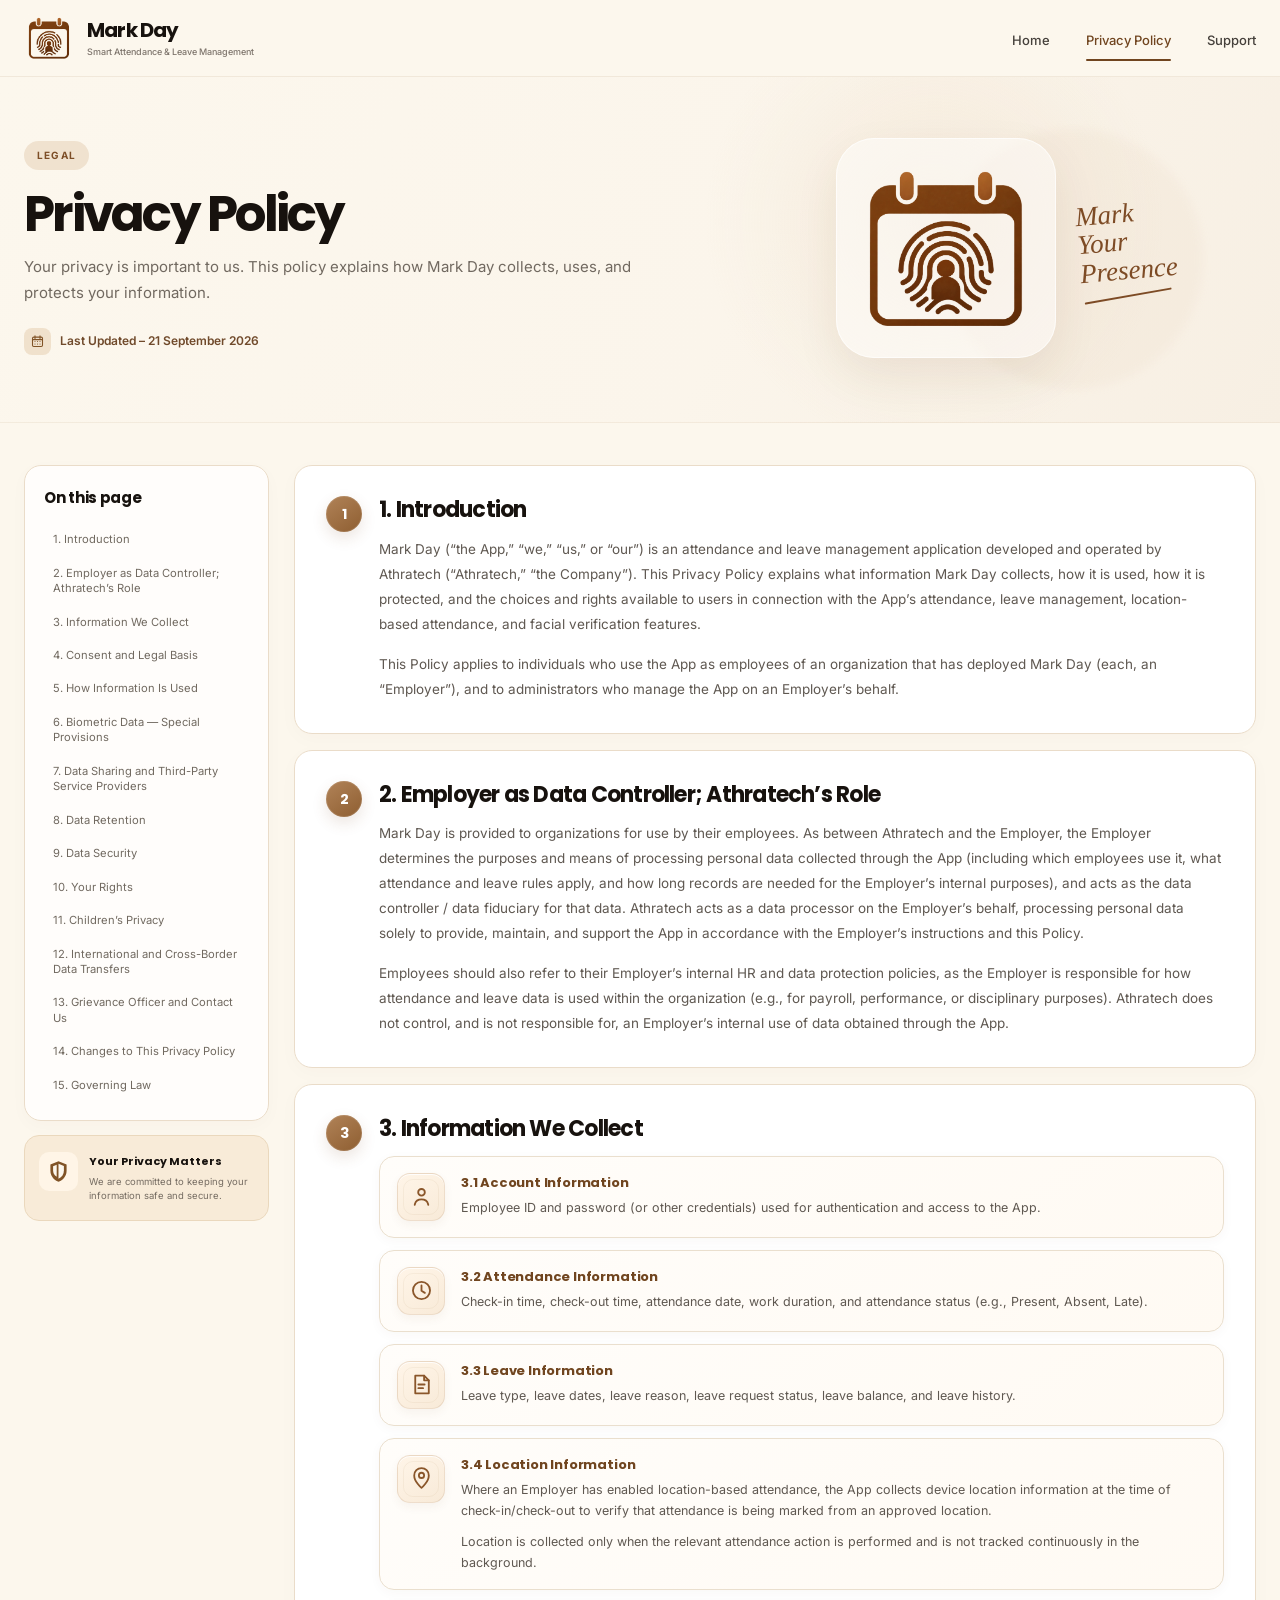
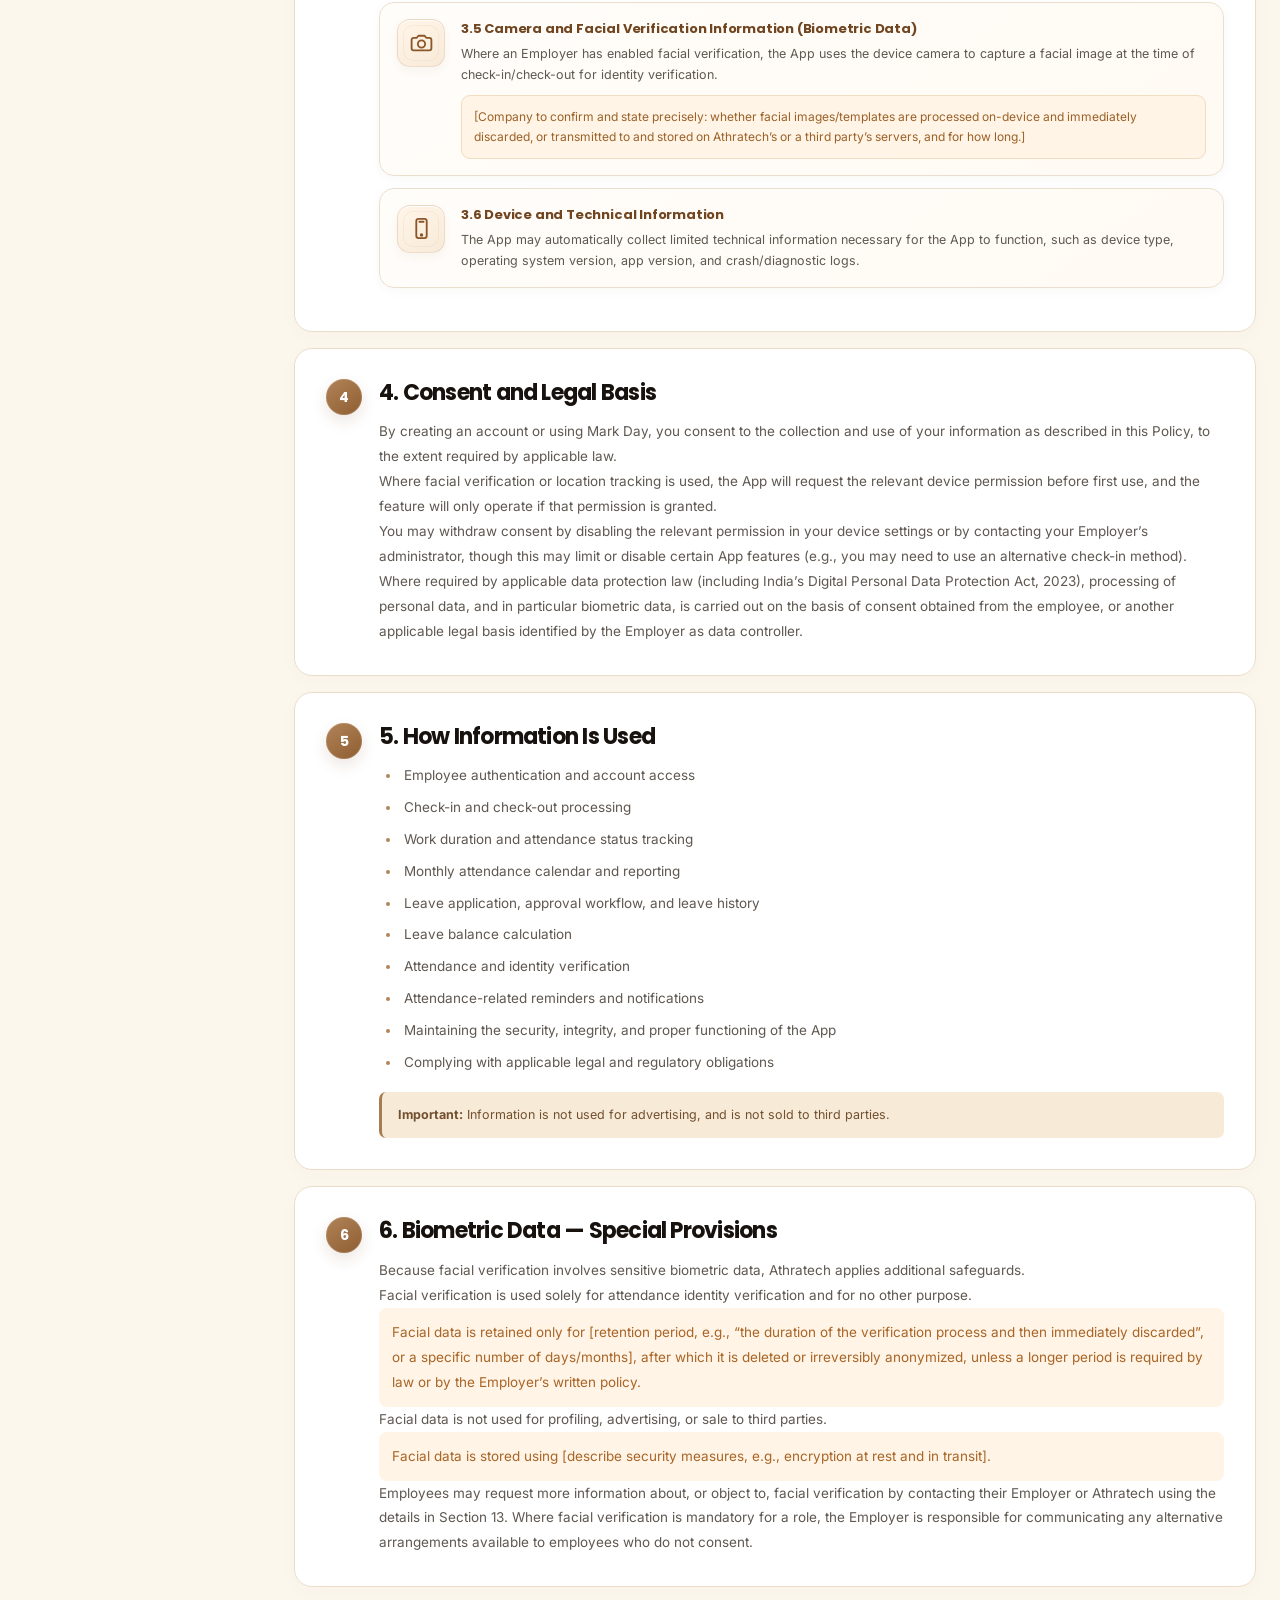
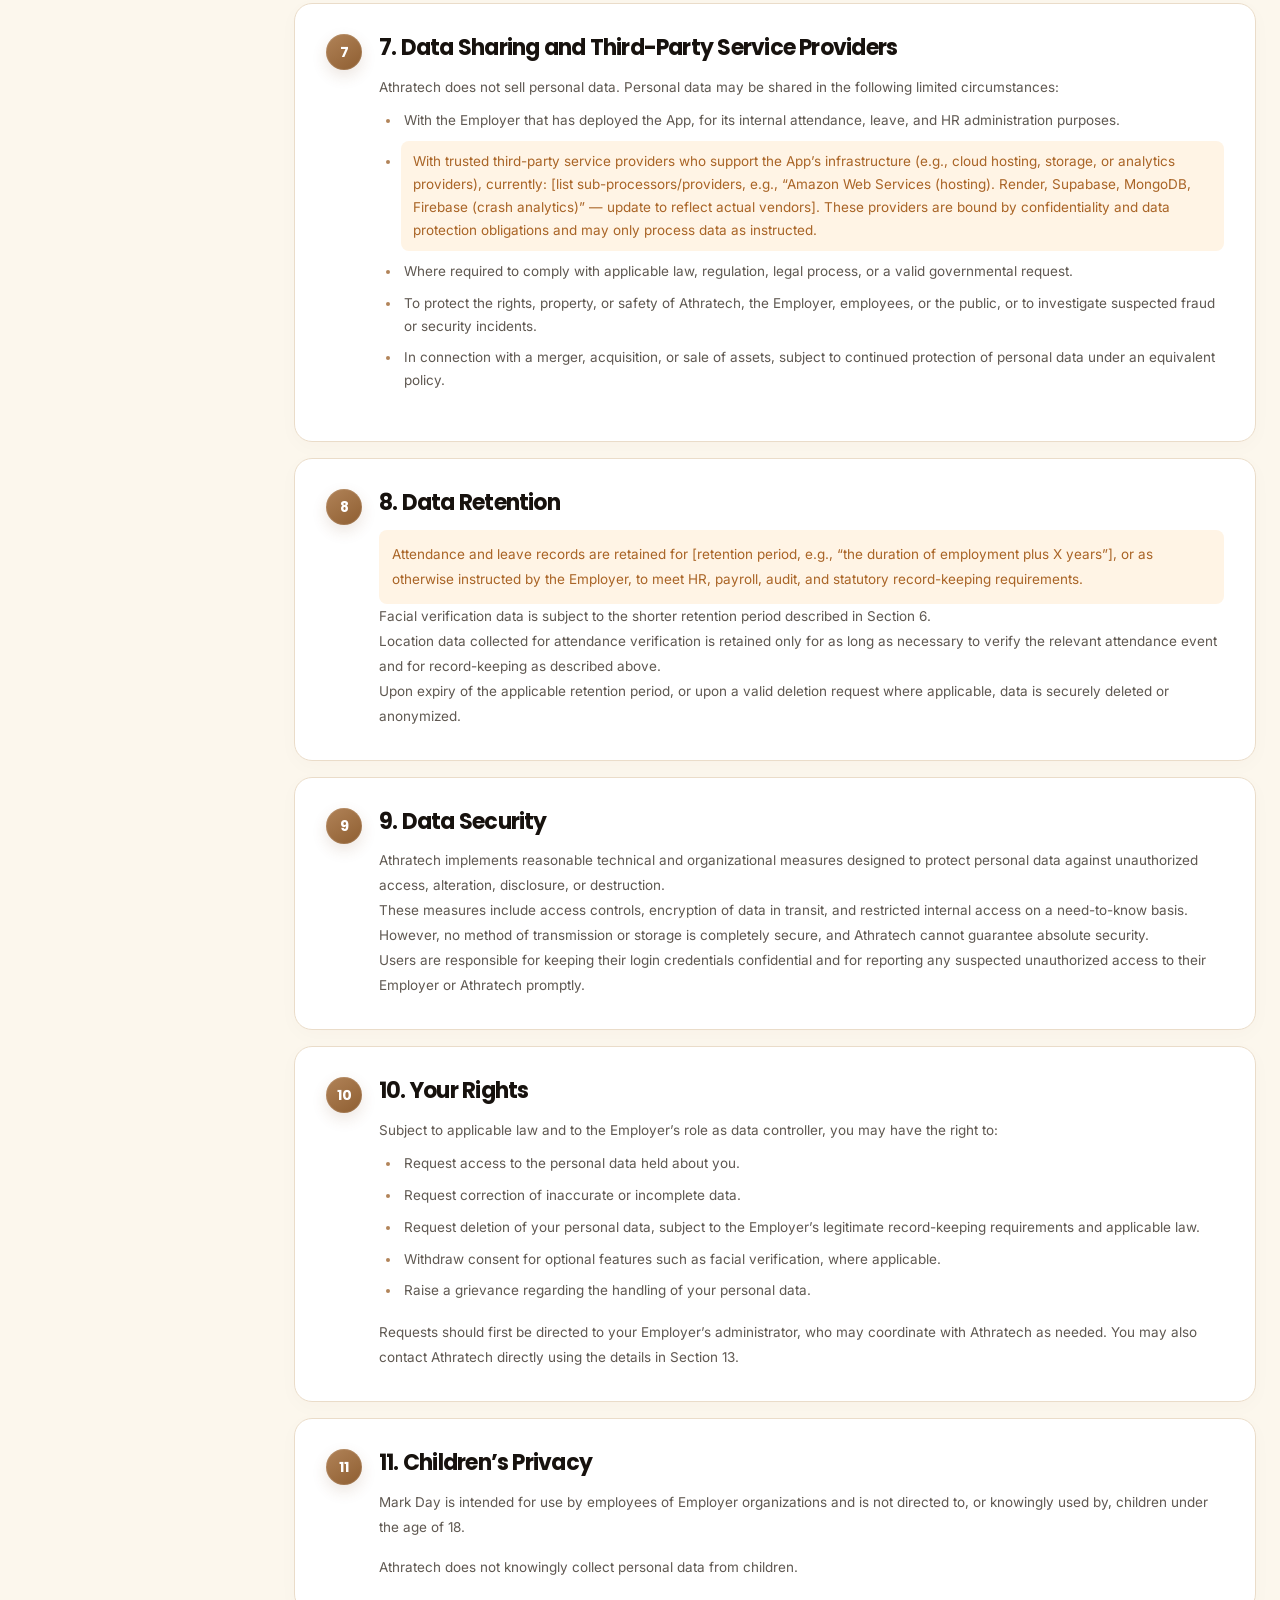
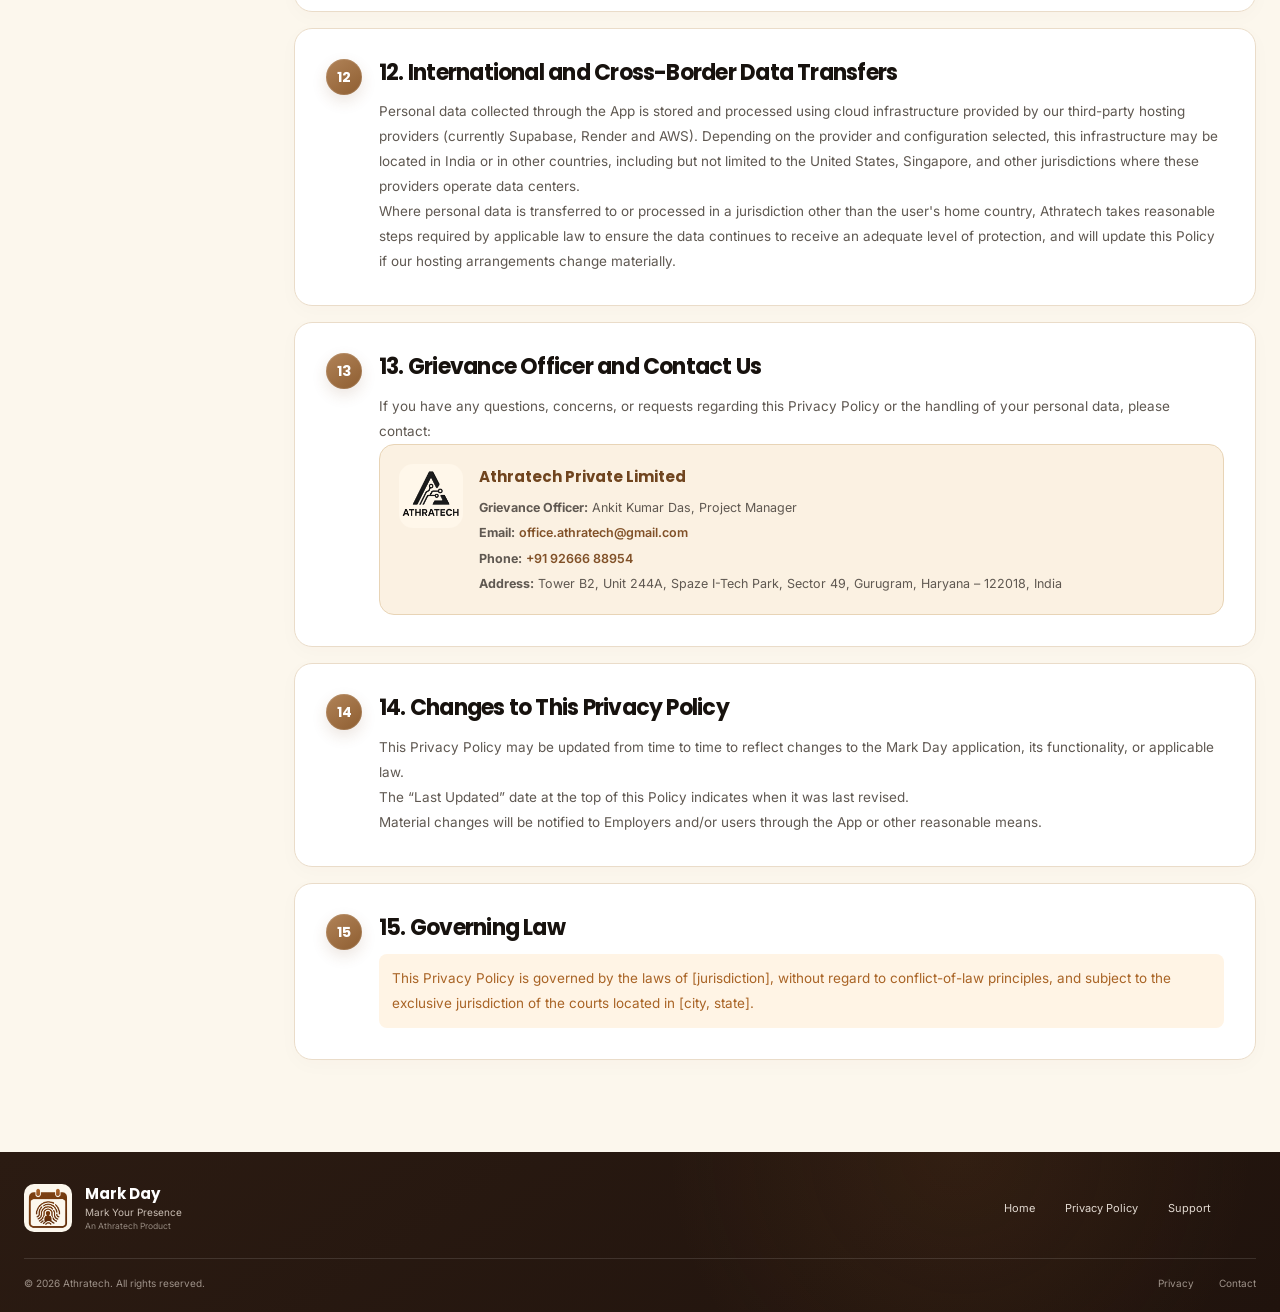
<file: index.html>
<!DOCTYPE html>
<html lang="en">
<head>
  <meta charset="UTF-8">
  <meta
    name="viewport"
    content="width=device-width, initial-scale=1.0"
  >

  <meta
    http-equiv="refresh"
    content="0; url=./privacy-policy/index.html"
  >

  <title>Redirecting...</title>

  <script>
    window.location.replace("./privacy-policy/index.html");
  </script>
</head>

<body>
  <p>
    Redirecting to
    <a href="./privacy-policy/index.html">
      Privacy Policy
    </a>
    ...
  </p>
</body>
</html>
</file>
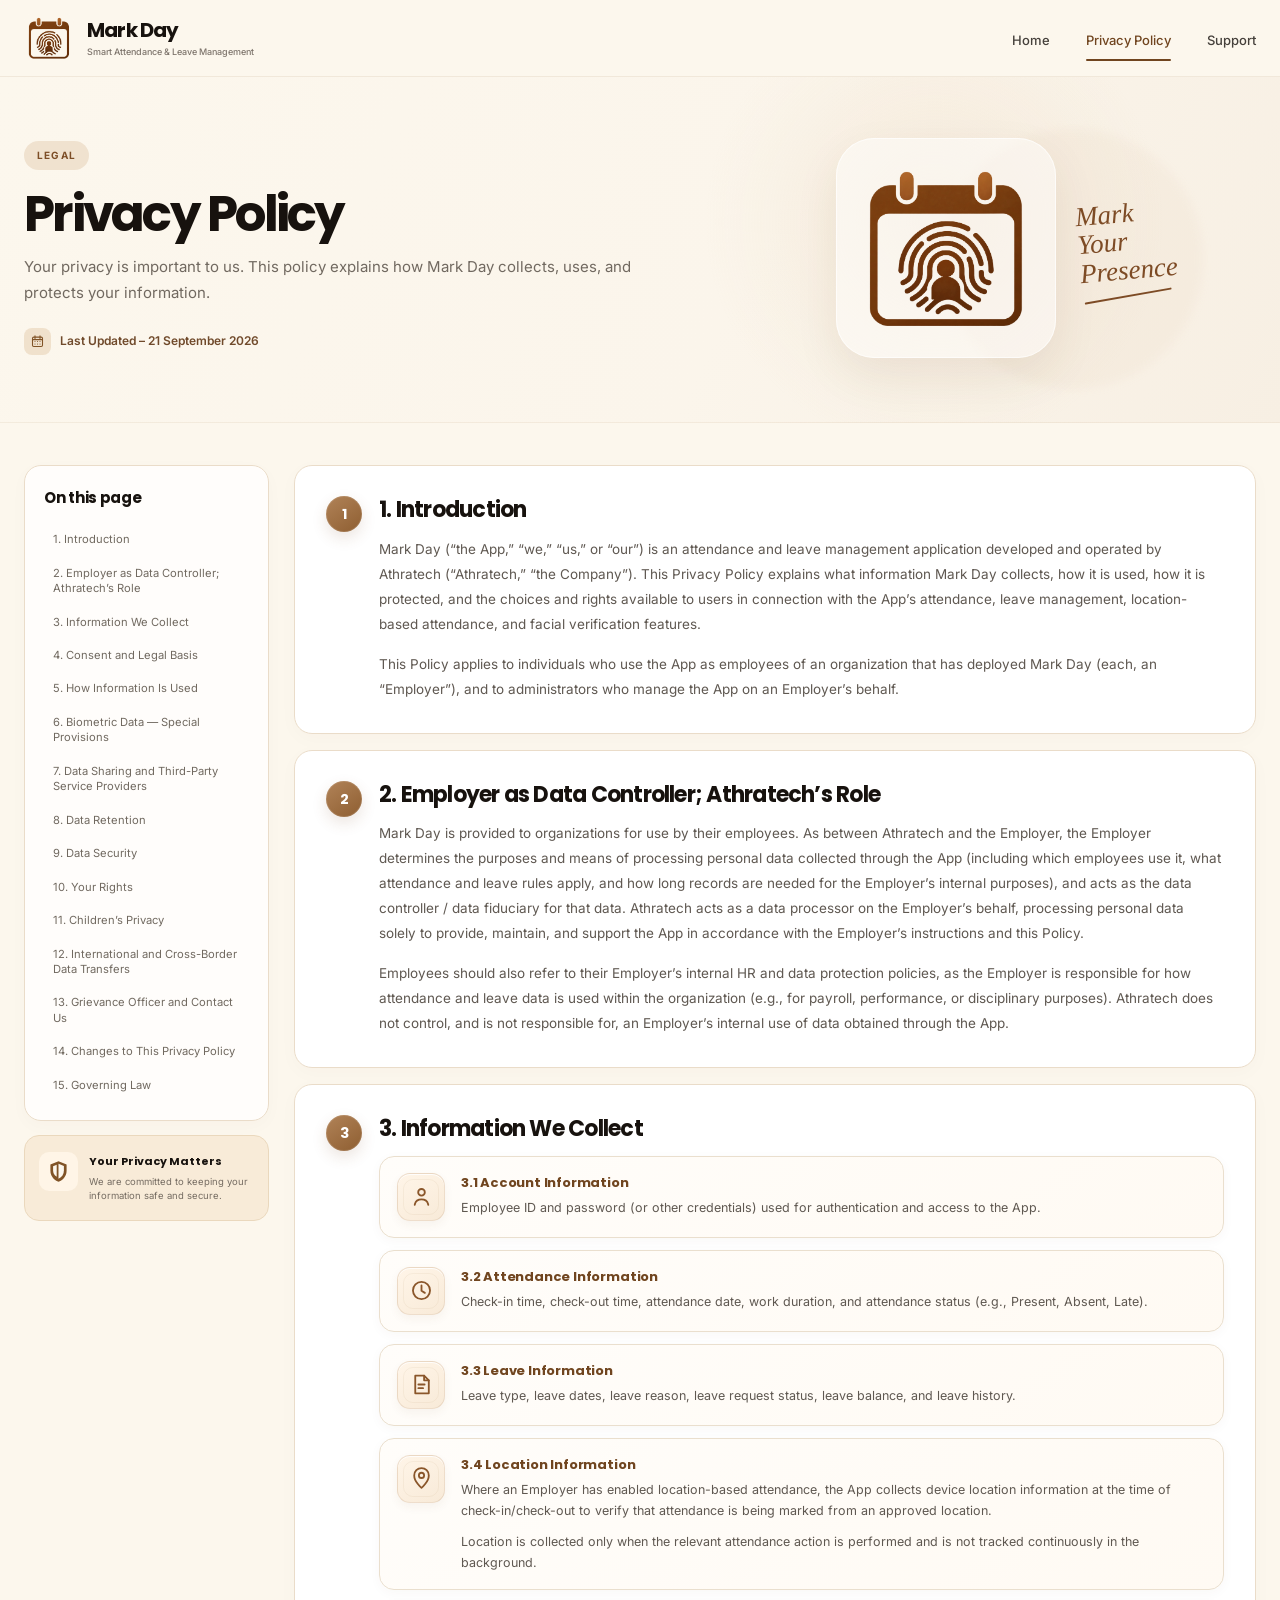
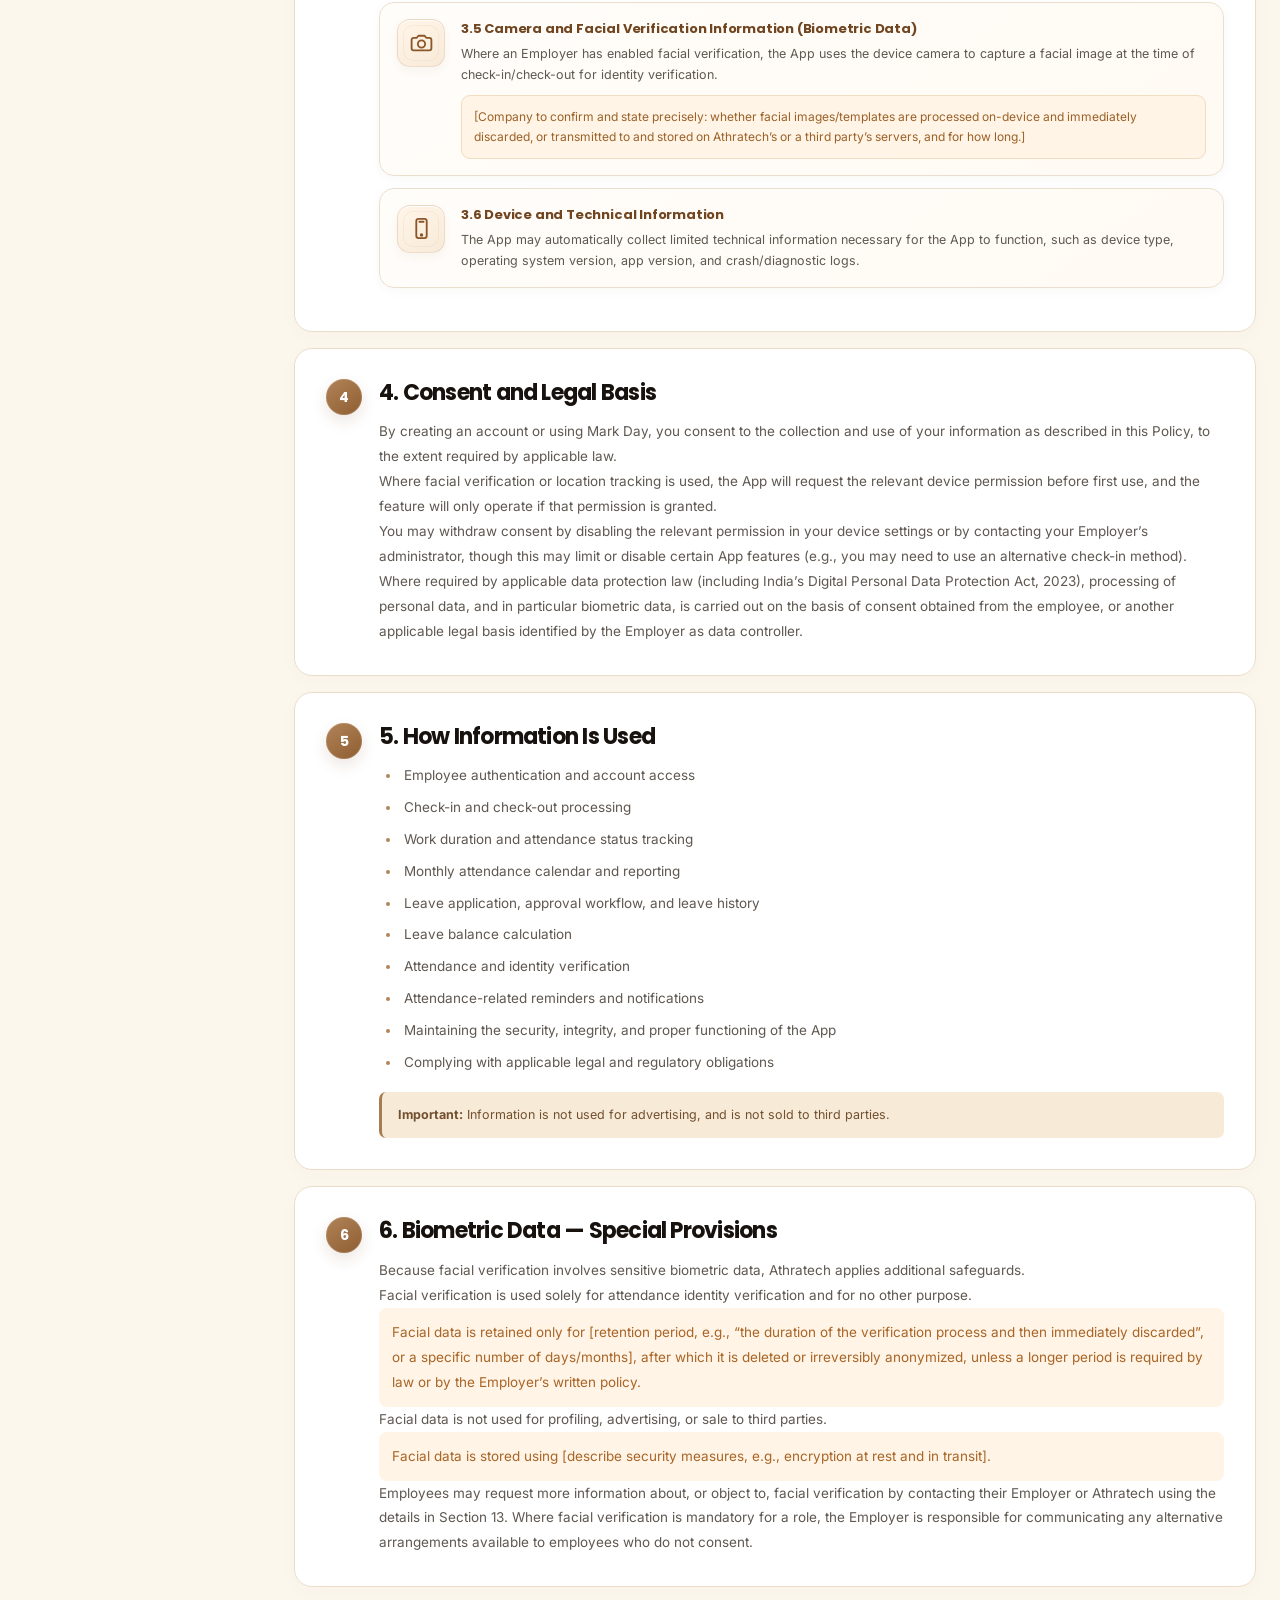
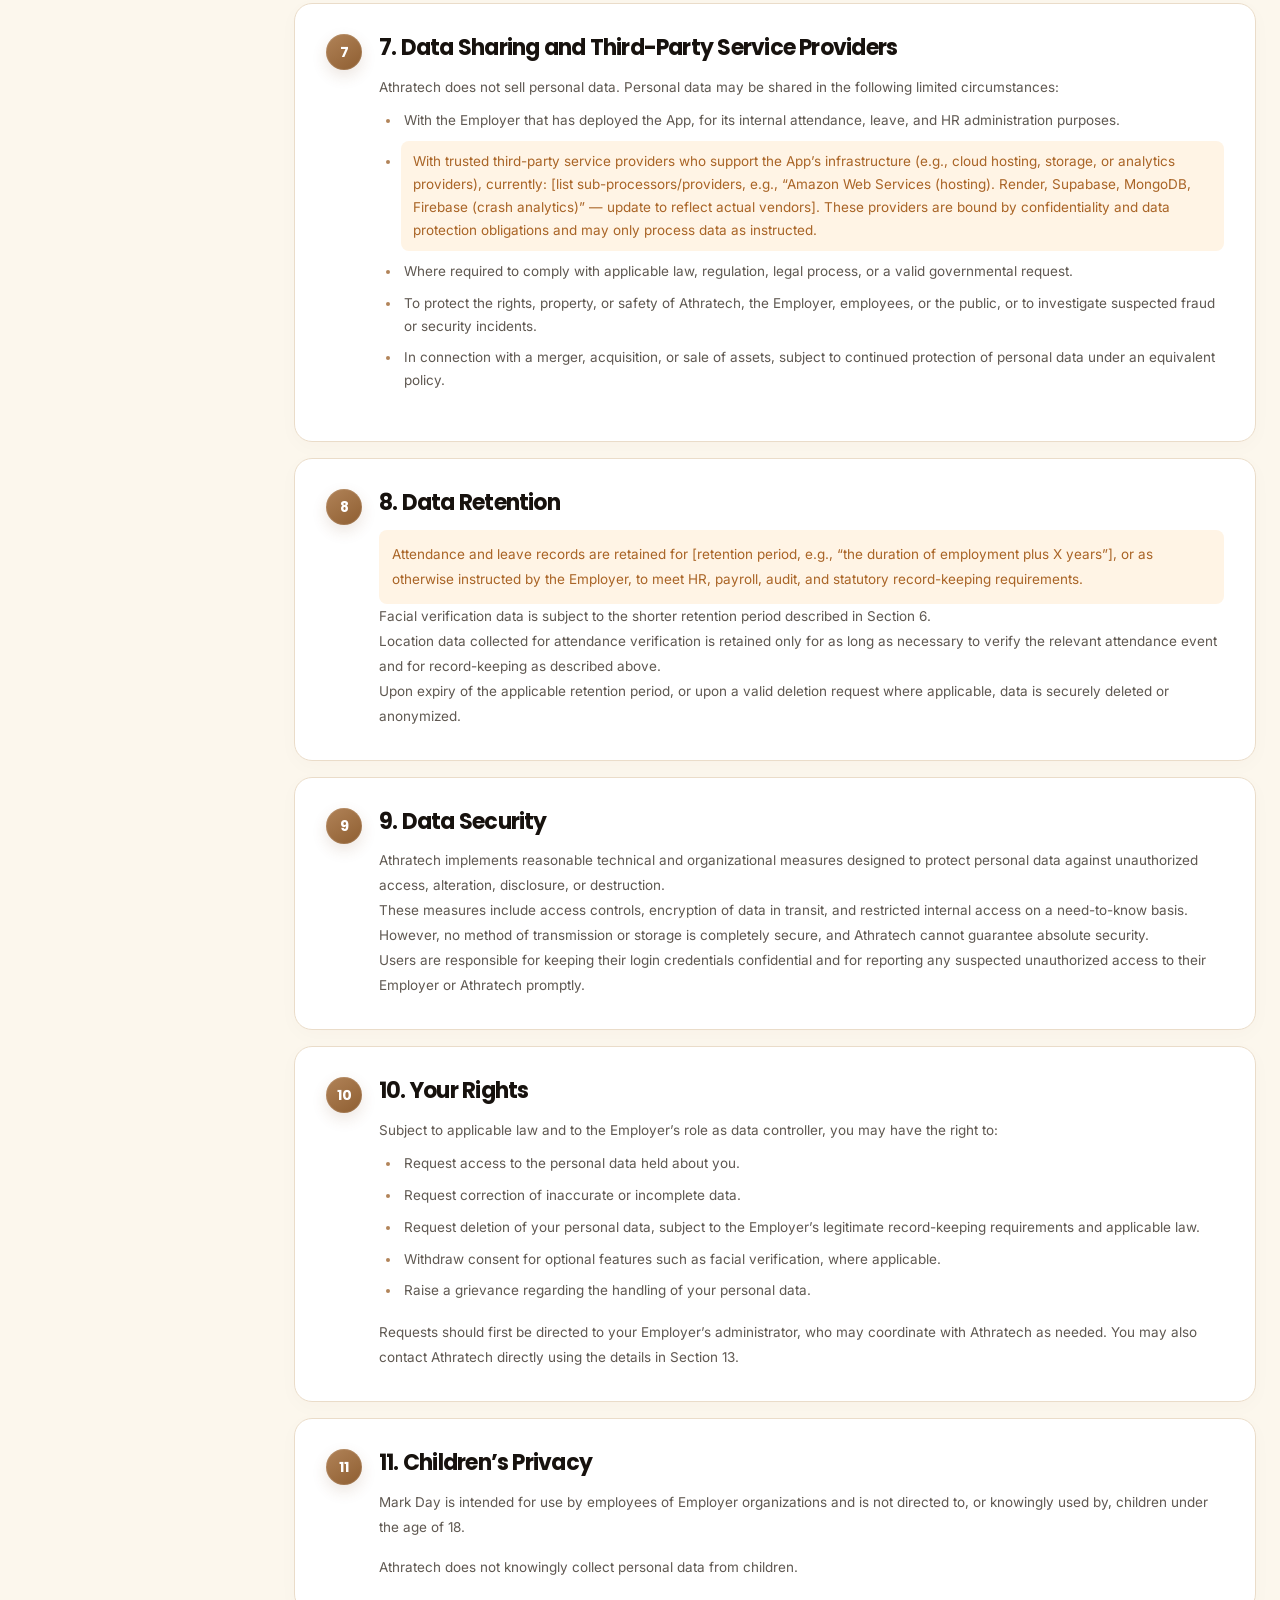
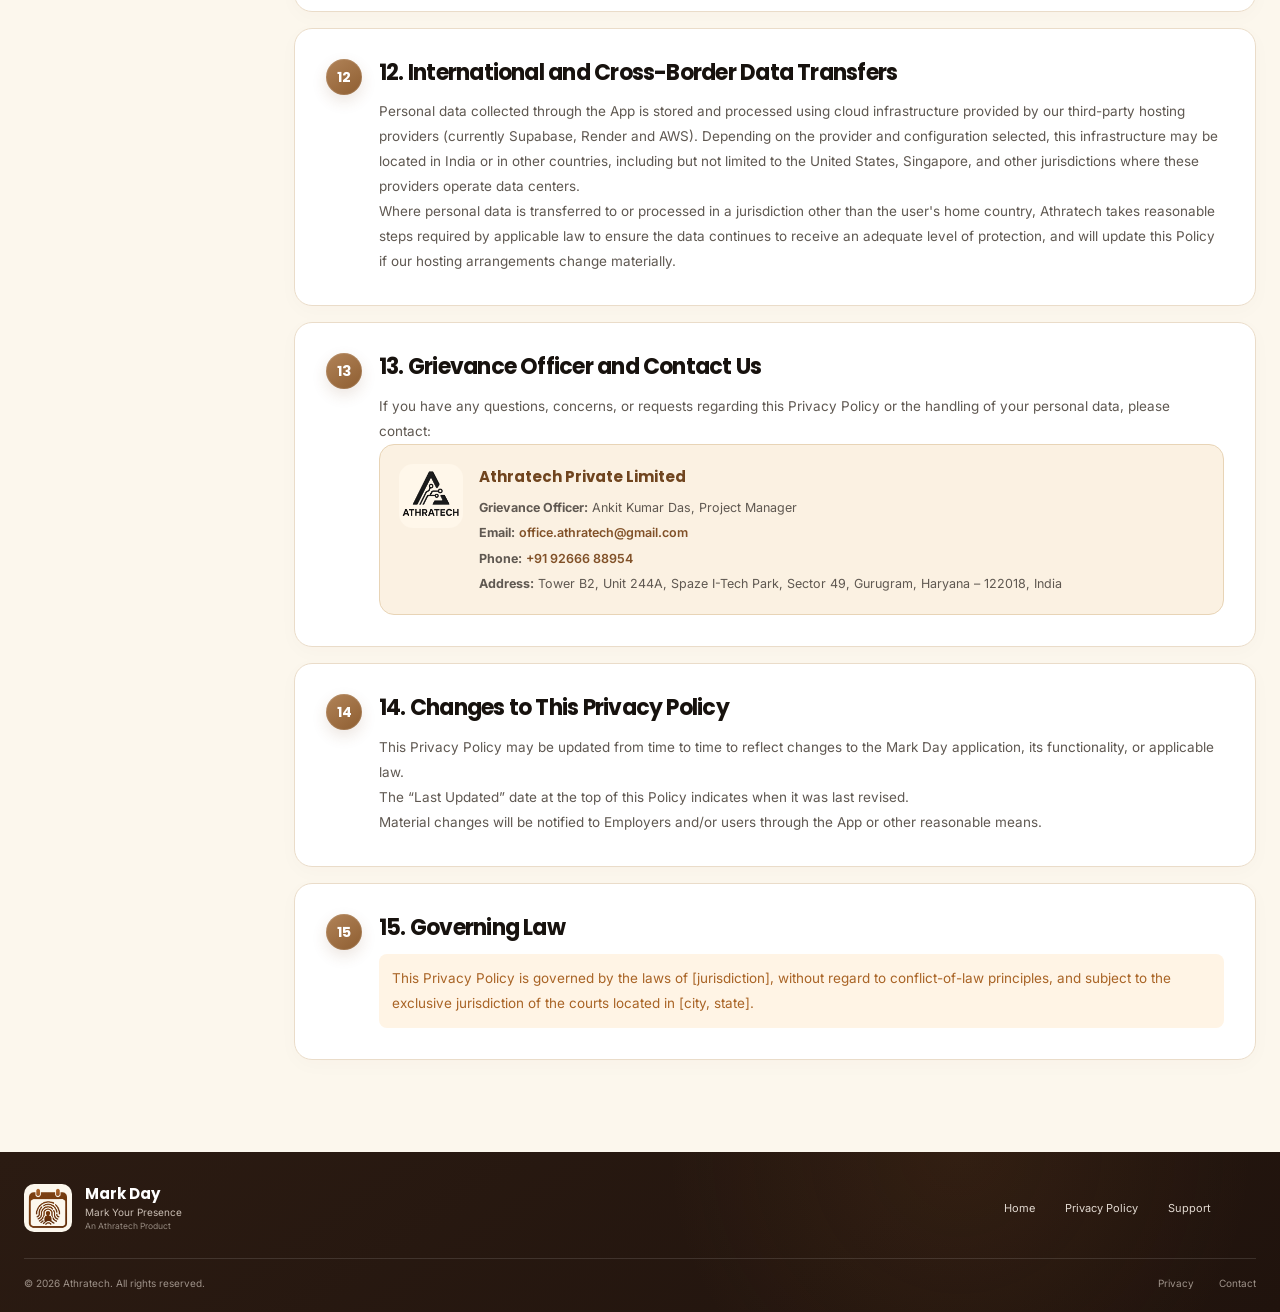
<file: privacy-policy/index.html>
<!DOCTYPE html>
<html lang="en">

<head>
  <meta charset="UTF-8">
  <meta name="viewport" content="width=device-width, initial-scale=1.0">

  <!-- ========================= PRIMARY META ========================= -->
  <meta name="description"
    content="Mark Day Privacy Policy - Learn how Mark Day collects, uses, protects and manages information.">

  <meta name="theme-color" content="#fcf7ed">
  <meta name="color-scheme" content="light">

  <title>Privacy Policy | Mark Day</title>

  <!-- ========================= FAVICONS ========================= -->
  <!-- Standard browser favicon (32x32) -->
  <link rel="icon" type="image/png" sizes="32x32" href="../assets/favicon-32x32.png">
  <link rel="icon" type="image/png" sizes="16x16" href="../assets/favicon-16x16.png">

  <!-- Fallback for older browsers -->
  <link rel="icon" type="image/png" href="../assets/favicon.png">

  <!-- Apple Touch Icon (iOS home screen) -->
  <link rel="apple-touch-icon" sizes="180x180" href="../assets/apple-touch-icon.png">

  <!-- Android / PWA icons -->
  <link rel="icon" type="image/png" sizes="192x192" href="../assets/favicon-192x192.png">
  <link rel="icon" type="image/png" sizes="512x512" href="../assets/favicon-512x512.png">

  <!-- ========================= OPEN GRAPH (Facebook, LinkedIn, WhatsApp) ========================= -->
  <meta property="og:type" content="website">
  <meta property="og:site_name" content="Mark Day">
  <meta property="og:title" content="Privacy Policy | Mark Day">
  <meta property="og:description"
    content="Your privacy is important to us. This policy explains how Mark Day collects, uses, and protects your information.">
  <meta property="og:url" content="https://markday.athratech.com/privacy-policy/">
  <meta property="og:image" content="https://markday.athratech.com/assets/og-image.png">
  <meta property="og:image:secure_url" content="https://markday.athratech.com/assets/og-image.png">
  <meta property="og:image:type" content="image/png">
  <meta property="og:image:width" content="1200">
  <meta property="og:image:height" content="630">
  <meta property="og:image:alt" content="Mark Day — Smart Attendance & Leave Management">
  <meta property="og:locale" content="en_IN">

  <!-- ========================= TWITTER CARD ========================= -->
  <meta name="twitter:card" content="summary_large_image">
  <meta name="twitter:title" content="Privacy Policy | Mark Day">
  <meta name="twitter:description"
    content="Your privacy is important to us. This policy explains how Mark Day collects, uses, and protects your information.">
  <meta name="twitter:image" content="https://markday.athratech.com/assets/og-image.png">
  <meta name="twitter:image:alt" content="Mark Day — Smart Attendance & Leave Management">
  <!-- <meta name="twitter:site" content="@athratech"> -->
  <!-- <meta name="twitter:creator" content="@athratech"> -->

  <!-- ========================= CANONICAL ========================= -->
  <link rel="canonical" href="https://markday.athratech.com/privacy-policy/">

  <!-- ========================= STYLESHEET ========================= -->
  <link rel="stylesheet" href="../css/style.css">
</head>

<body id="top">

  <!-- ========================= HEADER ========================= -->
  <header class="site-header">
    <div class="container header-inner">

      <!-- Brand / Logo -->
      <a href="#top" class="brand" aria-label="Mark Day Home">
        <span class="brand-logo-wrap">
          <img src="../assets/mark-day-logo.png" alt="Mark Day logo" class="brand-logo">
        </span>

        <span class="brand-info">
          <span class="brand-name">Mark Day</span>
          <span class="brand-subtitle">Smart Attendance &amp; Leave Management</span>
        </span>
      </a>

      <!-- Desktop Navigation -->
      <nav class="header-nav" aria-label="Primary navigation">
        <a href="#top">Home</a>
        <a href="#privacy-policy" class="active">Privacy Policy</a>
        <a href="#contact">Support</a>
      </nav>

      <!-- Mobile Menu Button -->
      <button class="mobile-menu-btn" type="button" aria-label="Open navigation" aria-expanded="false">
        <span></span>
        <span></span>
        <span></span>
      </button>

      <!-- Download App Button -->
      <!-- <a href="#contact" class="download-btn">
        <svg viewBox="0 0 24 24" aria-hidden="true">
          <path d="M12 3v10m0 0 4-4m-4 4-4-4M5 15v3a2 2 0 0 0 2 2h10a2 2 0 0 0 2-2v-3" />
        </svg>
        <span>Download App</span>
      </a> -->

    </div>
  </header>

  <!-- Mobile Navigation Dropdown -->
  <div class="mobile-nav" aria-hidden="true">
    <a href="#top">Home</a>
    <a href="#privacy-policy">Privacy Policy</a>
    <a href="#contact">Support</a>
  </div>


  <!-- ========================= HERO ========================= -->
  <section class="hero" id="privacy-policy">
    <div class="container hero-inner">

      <!-- Hero Content -->
      <div class="hero-content">
        <span class="eyebrow">LEGAL</span>

        <h1>Privacy Policy</h1>

        <p class="hero-description">
          Your privacy is important to us. This policy explains how Mark Day
          collects, uses, and protects your information.
        </p>

        <!-- Last Updated Date -->
        <div class="updated-date">
          <span class="date-icon" aria-hidden="true">
            <svg viewBox="0 0 24 24">
              <rect x="4" y="5" width="16" height="15" rx="2"></rect>
              <path d="M8 3v4M16 3v4M4 9h16"></path>
              <path d="M8 12h.01M12 12h.01M16 12h.01"></path>
              <path d="M8 16h.01M12 16h.01M16 16h.01"></path>
            </svg>
          </span>

          <span>Last Updated – 21 September 2026</span>
        </div>
      </div>

      <!-- Hero Visual (Logo + Script) -->
      <div class="hero-visual">
        <div class="hero-logo-orb">
          <img src="../assets/mark-day-logo.png" alt="Mark Day">
        </div>

        <div class="hero-script">
          Mark<br>
          Your<br>
          Presence
          <span></span>
        </div>
      </div>

    </div>
  </section>


  <!-- ========================= MAIN ========================= -->
  <main class="container main-layout">

    <!-- ========================= SIDEBAR ========================= -->
    <aside class="sidebar">

      <!-- Table of Contents Card -->
      <div class="toc-card">
        <button class="toc-toggle" type="button" aria-expanded="false" aria-controls="toc-nav">
          <span>On this page</span>
          <svg viewBox="0 0 24 24" aria-hidden="true">
            <path d="m6 9 6 6 6-6" />
          </svg>
        </button>

        <div class="toc-heading">On this page</div>

        <nav id="toc-nav">
          <a href="#introduction">1. Introduction</a>
          <a href="#controller">2. Employer as Data Controller; Athratech’s Role</a>
          <a href="#information">3. Information We Collect</a>
          <a href="#consent">4. Consent and Legal Basis</a>
          <a href="#usage">5. How Information Is Used</a>
          <a href="#biometric">6. Biometric Data — Special Provisions</a>
          <a href="#sharing">7. Data Sharing and Third-Party Service Providers</a>
          <a href="#retention">8. Data Retention</a>
          <a href="#security">9. Data Security</a>
          <a href="#rights">10. Your Rights</a>
          <a href="#children">11. Children’s Privacy</a>
          <a href="#transfers">12. International and Cross-Border Data Transfers</a>
          <a href="#contact">13. Grievance Officer and Contact Us</a>
          <a href="#changes">14. Changes to This Privacy Policy</a>
          <a href="#law">15. Governing Law</a>
        </nav>
      </div>

      <!-- Sidebar Privacy Card -->
      <div class="privacy-card sidebar-privacy-card">
        <div class="privacy-card-icon">
          <svg class="privacy-shield-svg" viewBox="0 0 24 24" aria-hidden="true">
            <path class="shield-main" d="M12 2.8L19.2 5.8V11.1C19.2 15.8 16.6 19.2 12 21.2C7.4 19.2 4.8 15.8 4.8 11.1V5.8L12 2.8Z"></path>
            <path class="shield-inner" d="M12 5.2L16.8 7.2V11C16.8 14.3 15.1 16.8 12 18.4V5.2Z"></path>
            <path class="shield-highlight" d="M7.2 7.3L10.4 6V16.7C8.2 15.2 7.2 13.2 7.2 10.8V7.3Z"></path>
          </svg>
        </div>
        <div>
          <h3>Your Privacy Matters</h3>
          <p>We are committed to keeping your information safe and secure.</p>
        </div>
      </div>

    </aside>


    <!-- ========================= POLICY CONTENT ========================= -->
    <article class="policy-content">

      <!-- Section 1 -->
      <section id="introduction" class="policy-section">
        <div class="section-number">1</div>
        <div class="section-body">
          <h2>1. Introduction</h2>

          <div class="section-text">
            <p>
              Mark Day (“the App,” “we,” “us,” or “our”) is an attendance and leave
              management application developed and operated by Athratech
              (“Athratech,” “the Company”). This Privacy Policy explains what
              information Mark Day collects, how it is used, how it is protected,
              and the choices and rights available to users in connection with
              the App’s attendance, leave management, location-based attendance,
              and facial verification features.
            </p>

            <p>
              This Policy applies to individuals who use the App as employees of
              an organization that has deployed Mark Day (each, an “Employer”),
              and to administrators who manage the App on an Employer’s behalf.
            </p>
          </div>
        </div>
      </section>


      <!-- Section 2 -->
      <section id="controller" class="policy-section">
        <div class="section-number">2</div>
        <div class="section-body">
          <h2>2. Employer as Data Controller; Athratech’s Role</h2>

          <div class="section-text">
            <p>
              Mark Day is provided to organizations for use by their employees.
              As between Athratech and the Employer, the Employer determines the
              purposes and means of processing personal data collected through the
              App (including which employees use it, what attendance and leave
              rules apply, and how long records are needed for the Employer’s
              internal purposes), and acts as the data controller / data fiduciary
              for that data. Athratech acts as a data processor on the Employer’s
              behalf, processing personal data solely to provide, maintain, and
              support the App in accordance with the Employer’s instructions and
              this Policy.
            </p>

            <p>
              Employees should also refer to their Employer’s internal HR and
              data protection policies, as the Employer is responsible for how
              attendance and leave data is used within the organization (e.g.,
              for payroll, performance, or disciplinary purposes). Athratech does
              not control, and is not responsible for, an Employer’s internal use
              of data obtained through the App.
            </p>
          </div>
        </div>
      </section>


      <!-- Section 3 -->
      <section id="information" class="policy-section">
        <div class="section-number">3</div>

        <div class="section-body">
          <h2>3. Information We Collect</h2>

          <!-- 3.1 Account Info -->
          <div class="info-card">
            <div class="info-icon" aria-hidden="true">
              <svg viewBox="0 0 24 24">
                <circle cx="12" cy="8" r="3.2"></circle>
                <path d="M5.5 20c.6-3.2 3.1-5.2 6.5-5.2s5.9 2 6.5 5.2"></path>
              </svg>
            </div>
            <div class="info-content">
              <h3>3.1 Account Information</h3>
              <p>
                Employee ID and password (or other credentials) used for
                authentication and access to the App.
              </p>
            </div>
          </div>

          <!-- 3.2 Attendance Info -->
          <div class="info-card">
            <div class="info-icon" aria-hidden="true">
              <svg viewBox="0 0 24 24">
                <circle cx="12" cy="12" r="8.2"></circle>
                <path d="M12 7.2v5.1l3.2 2"></path>
              </svg>
            </div>
            <div class="info-content">
              <h3>3.2 Attendance Information</h3>
              <p>
                Check-in time, check-out time, attendance date, work duration,
                and attendance status (e.g., Present, Absent, Late).
              </p>
            </div>
          </div>

          <!-- 3.3 Leave Info -->
          <div class="info-card">
            <div class="info-icon" aria-hidden="true">
              <svg viewBox="0 0 24 24">
                <path d="M6 3.5h8.5L19 8v12.5H6z"></path>
                <path d="M14.5 3.5V8H19"></path>
                <path d="M9 12h6"></path>
                <path d="M9 15.5h4.5"></path>
              </svg>
            </div>
            <div class="info-content">
              <h3>3.3 Leave Information</h3>
              <p>
                Leave type, leave dates, leave reason, leave request status,
                leave balance, and leave history.
              </p>
            </div>
          </div>

          <!-- 3.4 Location Info -->
          <div class="info-card">
            <div class="info-icon" aria-hidden="true">
              <svg viewBox="0 0 24 24">
                <path d="M12 21s7-5.8 7-12a7 7 0 1 0-14 0c0 6.2 7 12 7 12z"></path>
                <circle cx="12" cy="9" r="2.5"></circle>
              </svg>
            </div>
            <div class="info-content">
              <h3>3.4 Location Information</h3>
              <p>
                Where an Employer has enabled location-based attendance, the App
                collects device location information at the time of check-in/check-out
                to verify that attendance is being marked from an approved location.
              </p>
              <p>
                Location is collected only when the relevant attendance action is
                performed and is not tracked continuously in the background.
              </p>
            </div>
          </div>

          <!-- 3.5 Camera Info -->
          <div class="info-card">
            <div class="info-icon" aria-hidden="true">
              <svg viewBox="0 0 24 24">
                <path d="M4.5 7.5h3l1.5-2h6l1.5 2h3a2 2 0 0 1 2 2v8a2 2 0 0 1-2 2h-15a2 2 0 0 1-2-2v-8a2 2 0 0 1 2-2z">
                </path>
                <circle cx="12" cy="13.5" r="3.5"></circle>
              </svg>
            </div>
            <div class="info-content">
              <h3>3.5 Camera and Facial Verification Information (Biometric Data)</h3>
              <p>
                Where an Employer has enabled facial verification, the App uses
                the device camera to capture a facial image at the time of
                check-in/check-out for identity verification.
              </p>
              <p class="placeholder-text">
                [Company to confirm and state precisely: whether facial images/templates
                are processed on-device and immediately discarded, or transmitted to
                and stored on Athratech’s or a third party’s servers, and for how long.]
              </p>
            </div>
          </div>

          <!-- 3.6 Device Info -->
          <div class="info-card">
            <div class="info-icon" aria-hidden="true">
              <svg viewBox="0 0 24 24">
                <rect x="7" y="2.8" width="10" height="18.4" rx="2.2"></rect>
                <path d="M10 5.5h4"></path>
                <circle cx="12" cy="18.2" r="0.8"></circle>
              </svg>
            </div>
            <div class="info-content">
              <h3>3.6 Device and Technical Information</h3>
              <p>
                The App may automatically collect limited technical information
                necessary for the App to function, such as device type,
                operating system version, app version, and crash/diagnostic logs.
              </p>
            </div>
          </div>

        </div>
      </section>


      <!-- Section 4 -->
      <section id="consent" class="policy-section">
        <div class="section-number">4</div>
        <div class="section-body">
          <h2>4. Consent and Legal Basis</h2>

          <div class="section-text">
            <p>
              By creating an account or using Mark Day, you consent to the collection
              and use of your information as described in this Policy, to the extent
              required by applicable law.
            </p>
          </div>

          <div class="section-text">
            <p>
              Where facial verification or location tracking is used, the App will
              request the relevant device permission before first use, and the
              feature will only operate if that permission is granted.
            </p>
          </div>

          <div class="section-text">
            <p>
              You may withdraw consent by disabling the relevant permission in your
              device settings or by contacting your Employer’s administrator,
              though this may limit or disable certain App features (e.g., you may need to use an
              alternative check-in method).
            </p>
          </div>

          <div class="section-text">
            <p>
              Where required by applicable data protection law (including India’s Digital Personal Data
              Protection Act, 2023), processing of personal data, and in particular biometric data, is
              carried out on the basis of consent obtained from the employee, or another applicable
              legal basis identified by the Employer as data controller.
            </p>
          </div>
        </div>
      </section>


      <!-- Section 5 -->
      <section id="usage" class="policy-section">
        <div class="section-number">5</div>
        <div class="section-body">
          <h2>5. How Information Is Used</h2>

          <ul class="policy-list">
            <li>Employee authentication and account access</li>
            <li>Check-in and check-out processing</li>
            <li>Work duration and attendance status tracking</li>
            <li>Monthly attendance calendar and reporting</li>
            <li>Leave application, approval workflow, and leave history</li>
            <li>Leave balance calculation</li>
            <li>Attendance and identity verification</li>
            <li>Attendance-related reminders and notifications</li>
            <li>Maintaining the security, integrity, and proper functioning of the App</li>
            <li>Complying with applicable legal and regulatory obligations</li>
          </ul>

          <div class="notice-box">
            <strong>Important:</strong>
            Information is not used for advertising, and is not sold to third parties.
          </div>
        </div>
      </section>


      <!-- Section 6 -->
      <section id="biometric" class="policy-section">
        <div class="section-number">6</div>
        <div class="section-body">
          <h2>6. Biometric Data — Special Provisions</h2>

          <div class="section-text">
            <p>Because facial verification involves sensitive biometric data, Athratech applies additional safeguards.</p>
          </div>
          <div class="section-text">
            <p>Facial verification is used solely for attendance identity verification and for no other purpose.</p>
          </div>

          <div class="section-text">
            <p class="placeholder-text">
              Facial data is retained only for [retention period, e.g., “the duration of the verification
              process and then immediately discarded”, or a specific number of days/months], after which it is
              deleted or irreversibly anonymized, unless a longer period is required by law or by the
              Employer’s written policy.
            </p>
          </div>

          <div class="section-text">
            <p>Facial data is not used for profiling, advertising, or sale to third parties.</p>
          </div>

          <div class="section-text">
            <p class="placeholder-text">
              Facial data is stored using [describe security measures, e.g., encryption at rest and in transit].
            </p>
          </div>

          <div class="section-text">
            <p>
              Employees may request more information about, or object to, facial
              verification by contacting their Employer or Athratech using the details in Section 13.
              Where facial verification is mandatory for a role, the Employer is responsible for
              communicating any alternative arrangements available to employees who do not consent.
            </p>
          </div>
        </div>
      </section>


      <!-- Section 7 -->
      <section id="sharing" class="policy-section">
        <div class="section-number">7</div>
        <div class="section-body">
          <h2>7. Data Sharing and Third-Party Service Providers</h2>

          <div class="section-text">
            <p>
              Athratech does not sell personal data. Personal data may be shared
              in the following limited circumstances:
            </p>
          </div>

          <ul class="policy-list">
            <li>
              With the Employer that has deployed the App, for its internal
              attendance, leave, and HR administration purposes.
            </li>

            <li class="placeholder-list-item">
              With trusted third-party service providers who support the App’s infrastructure (e.g., cloud
              hosting, storage, or analytics providers), currently: [list sub-processors/providers,
              e.g., “Amazon Web Services (hosting). Render, Supabase, MongoDB, Firebase (crash
              analytics)” — update to reflect actual vendors]. These providers are bound by
              confidentiality and data protection obligations and may only process data as instructed.
            </li>

            <li>
              Where required to comply with applicable law, regulation, legal
              process, or a valid governmental request.
            </li>

            <li>
              To protect the rights, property, or safety of Athratech, the Employer, employees, or the public,
              or to investigate suspected fraud or security incidents.
            </li>

            <li>
              In connection with a merger, acquisition, or sale of assets, subject
              to continued protection of personal data under an equivalent policy.
            </li>
          </ul>
        </div>
      </section>


      <!-- Section 8 -->
      <section id="retention" class="policy-section">
        <div class="section-number">8</div>
        <div class="section-body">
          <h2>8. Data Retention</h2>

          <div class="section-text">
            <p class="placeholder-text">
              Attendance and leave records are retained for [retention period, e.g., “the duration of employment
              plus X years”], or as otherwise instructed by the Employer, to meet HR, payroll, audit,
              and statutory record-keeping requirements.
            </p>
          </div>

          <div class="section-text">
            <p>
              Facial verification data is subject to the shorter retention period
              described in Section 6.
            </p>
          </div>

          <div class="section-text">
            <p>
              Location data collected for attendance verification is retained only for as long as necessary to
              verify the relevant attendance event and for record-keeping as described above.
            </p>
          </div>

          <div class="section-text">
            <p>
              Upon expiry of the applicable retention period, or upon a valid deletion
              request where applicable, data is securely deleted or anonymized.
            </p>
          </div>
        </div>
      </section>


      <!-- Section 9 -->
      <section id="security" class="policy-section">
        <div class="section-number">9</div>
        <div class="section-body">
          <h2>9. Data Security</h2>

          <div class="section-text">
            <p>
              Athratech implements reasonable technical and organizational measures
              designed to protect personal data against unauthorized access,
              alteration, disclosure, or destruction.
            </p>
          </div>

          <div class="section-text">
            <p>
              These measures include access controls, encryption of data in transit,
              and restricted internal access on a need-to-know basis.
            </p>
          </div>

          <div class="section-text">
            <p>
              However, no method of transmission or storage is completely secure,
              and Athratech cannot guarantee absolute security.
            </p>
          </div>

          <div class="section-text">
            <p>
              Users are responsible for keeping their login credentials confidential
              and for reporting any suspected unauthorized access to their Employer
              or Athratech promptly.
            </p>
          </div>
        </div>
      </section>


      <!-- Section 10 -->
      <section id="rights" class="policy-section">
        <div class="section-number">10</div>
        <div class="section-body">
          <h2>10. Your Rights</h2>

          <div class="section-text">
            <p>
              Subject to applicable law and to the Employer’s role as data controller,
              you may have the right to:
            </p>
          </div>

          <ul class="policy-list">
            <li>Request access to the personal data held about you.</li>
            <li>Request correction of inaccurate or incomplete data.</li>
            <li>
              Request deletion of your personal data, subject to the Employer’s
              legitimate record-keeping requirements and applicable law.
            </li>
            <li>
              Withdraw consent for optional features such as facial verification,
              where applicable.
            </li>
            <li>Raise a grievance regarding the handling of your personal data.</li>
          </ul>

          <div class="section-text">
            <p>
              Requests should first be directed to your Employer’s administrator,
              who may coordinate with Athratech as needed. You may also contact Athratech directly
              using the details in Section 13.
            </p>
          </div>
        </div>
      </section>


      <!-- Section 11 -->
      <section id="children" class="policy-section">
        <div class="section-number">11</div>
        <div class="section-body">
          <h2>11. Children’s Privacy</h2>

          <div class="section-text">
            <p>
              Mark Day is intended for use by employees of Employer organizations
              and is not directed to, or knowingly used by, children under the age
              of 18.
            </p>

            <p>Athratech does not knowingly collect personal data from children.</p>
          </div>
        </div>
      </section>


      <!-- Section 12 -->
      <section id="transfers" class="policy-section">
        <div class="section-number">12</div>
        <div class="section-body">
          <h2>12. International and Cross-Border Data Transfers</h2>

          <div class="section-text">
            <p>
              Personal data collected through the App is stored and processed using cloud infrastructure provided
              by our third-party hosting providers (currently Supabase, Render and AWS). Depending on the
              provider and configuration selected, this infrastructure may be located in India or in other
              countries, including but not limited to the United States, Singapore, and other jurisdictions
              where these providers operate data centers.
            </p>
          </div>

          <div class="section-text">
            <p>
              Where personal data is transferred to or processed in a jurisdiction other than the user's home country,
              Athratech takes reasonable steps required by applicable law to ensure the data continues to receive
              an adequate level of protection, and will update this Policy if our hosting arrangements change
              materially.
            </p>
          </div>
        </div>
      </section>


      <!-- Section 13 -->
      <section id="contact" class="policy-section">
        <div class="section-number">13</div>
        <div class="section-body">
          <h2>13. Grievance Officer and Contact Us</h2>

          <div class="section-text">
            <p>
              If you have any questions, concerns, or requests regarding this
              Privacy Policy or the handling of your personal data, please contact:
            </p>
          </div>

          <!-- Contact Card -->
          <div class="contact-card">
            <div class="contact-logo">
              <img src="../assets/athratech-logo.png" alt="Mark Day">
            </div>

            <div class="contact-content">
              <h3>Athratech Private Limited</h3>

              <p>
                <strong>Grievance Officer:</strong>
                Ankit Kumar Das, Project Manager
              </p>

              <p>
                <strong>Email:</strong>
                <a href="mailto:office.athratech@gmail.com">office.athratech@gmail.com</a>
              </p>

              <p>
                <strong>Phone:</strong>
                <a href="tel:+919266688954">+91 92666 88954</a>
              </p>

              <p>
                <strong>Address:</strong>
                Tower B2, Unit 244A, Spaze I-Tech Park,
                Sector 49, Gurugram, Haryana – 122018, India
              </p>
            </div>
          </div>
        </div>
      </section>


      <!-- Section 14 -->
      <section id="changes" class="policy-section">
        <div class="section-number">14</div>
        <div class="section-body">
          <h2>14. Changes to This Privacy Policy</h2>

          <div class="section-text">
            <p>
              This Privacy Policy may be updated from time to time to reflect
              changes to the Mark Day application, its functionality, or applicable law.
            </p>
          </div>

          <div class="section-text">
            <p>
              The “Last Updated” date at the top of this Policy indicates when
              it was last revised.
            </p>
          </div>

          <div class="section-text">
            <p>
              Material changes will be notified to Employers and/or users through
              the App or other reasonable means.
            </p>
          </div>
        </div>
      </section>


      <!-- Section 15 -->
      <section id="law" class="policy-section">
        <div class="section-number">15</div>
        <div class="section-body">
          <h2>15. Governing Law</h2>

          <div class="section-text">
            <p class="placeholder-text">
              This Privacy Policy is governed by the laws of [jurisdiction],
              without regard to conflict-of-law principles, and subject to the
              exclusive jurisdiction of the courts located in [city, state].
            </p>
          </div>
        </div>
      </section>

    </article>

    <!-- Mobile Privacy Card (shown only on mobile) -->
    <div class="privacy-card mobile-privacy-card">
      <div class="privacy-card-icon">
        <svg class="privacy-shield-svg" viewBox="0 0 24 24" aria-hidden="true">
          <path class="shield-main" d="M12 2.8L19.2 5.8V11.1C19.2 15.8 16.6 19.2 12 21.2C7.4 19.2 4.8 15.8 4.8 11.1V5.8L12 2.8Z"></path>
          <path class="shield-inner" d="M12 5.2L16.8 7.2V11C16.8 14.3 15.1 16.8 12 18.4V5.2Z"></path>
          <path class="shield-highlight" d="M7.2 7.3L10.4 6V16.7C8.2 15.2 7.2 13.2 7.2 10.8V7.3Z"></path>
        </svg>
      </div>
      <div>
        <h3>Your Privacy Matters</h3>
        <p>We are committed to keeping your information safe and secure.</p>
      </div>
    </div>
  </main>


  <!-- ========================= FOOTER ========================= -->
  <footer class="site-footer">

    <div class="container footer-main">

      <!-- Footer Brand -->
      <div class="footer-brand">
        <div class="footer-logo-wrap">
          <img src="../assets/mark-day-logo.png" alt="Mark Day logo">
        </div>

        <div>
          <strong>Mark Day</strong>
          <span>Mark Your Presence</span>
          <small>An Athratech Product</small>
        </div>
      </div>

      <!-- Footer Navigation -->
      <nav class="footer-nav" aria-label="Footer navigation">
        <a href="#top">Home</a>
        <a href="#privacy-policy">Privacy Policy</a>
        <a href="#contact">Support</a>
      </nav>

      <!-- Footer Download Button -->
      <!-- <a href="#contact" class="footer-download">
        <svg viewBox="0 0 24 24" aria-hidden="true">
          <path d="M12 3v10m0 0 4-4m-4 4-4-4M5 15v3a2 2 0 0 0 2 2h10a2 2 0 0 0 2-2v-3" />
        </svg>
        Download App
      </a> -->

    </div>

    <!-- Footer Bottom -->
    <div class="container footer-bottom">
      <span>© 2026 Athratech. All rights reserved.</span>

      <div>
        <!-- <a href="#law">Terms</a> -->
        <a href="#privacy-policy">Privacy</a>
        <a href="#contact">Contact</a>
      </div>
    </div>

  </footer>


  <!-- ========================= SCRIPT ========================= -->
  <script>
    (() => {
      const tocButton = document.querySelector(".toc-toggle");
      const tocNav = document.querySelector("#toc-nav");
      const mobileMenuButton = document.querySelector(".mobile-menu-btn");
      const mobileNav = document.querySelector(".mobile-nav");
      const policySections = document.querySelectorAll(".policy-section");

      /* ---------- TOC Toggle (mobile "On this page") ---------- */
      if (tocButton && tocNav) {
        tocButton.addEventListener("click", () => {
          const isOpen = tocButton.getAttribute("aria-expanded") === "true";
          tocButton.setAttribute("aria-expanded", String(!isOpen));
          tocNav.classList.toggle("open", !isOpen);
        });

        tocNav.querySelectorAll("a").forEach((link) => {
          link.addEventListener("click", () => {
            tocButton.setAttribute("aria-expanded", "false");
            tocNav.classList.remove("open");
          });
        });
      }

      /* ---------- Mobile Menu Toggle ---------- */
      if (mobileMenuButton && mobileNav) {
        mobileMenuButton.addEventListener("click", () => {
          const isOpen = mobileMenuButton.getAttribute("aria-expanded") === "true";
          mobileMenuButton.setAttribute("aria-expanded", String(!isOpen));
          mobileNav.classList.toggle("open", !isOpen);
          mobileNav.setAttribute("aria-hidden", String(isOpen));
        });

        mobileNav.querySelectorAll("a").forEach((link) => {
          link.addEventListener("click", () => {
            mobileMenuButton.setAttribute("aria-expanded", "false");
            mobileNav.classList.remove("open");
            mobileNav.setAttribute("aria-hidden", "true");
          });
        });
      }

      /* ---------- Mobile Policy Accordion ---------- */
      const setupMobilePolicy = () => {
        const isMobile = window.matchMedia("(max-width: 620px)").matches;

        policySections.forEach((section, index) => {
          if (isMobile) {
            // First section open by default on mobile
            if (!section.dataset.mobileInitialized) {
              section.classList.toggle("mobile-collapsed", index !== 0);
              section.classList.toggle("mobile-open", index === 0);
              section.dataset.mobileInitialized = "true";
            }
          } else {
            // Reset on desktop
            section.classList.remove("mobile-collapsed", "mobile-open");
            delete section.dataset.mobileInitialized;
          }
        });
      };

      /* ---------- Heading Click / Keyboard Toggle ---------- */
      policySections.forEach((section) => {
        const heading = section.querySelector("h2");
        if (!heading) return;

        heading.setAttribute("tabindex", "0");
        heading.setAttribute("role", "button");
        heading.setAttribute("aria-expanded", "true");

        const updateAria = () => {
          const collapsed = section.classList.contains("mobile-collapsed");
          heading.setAttribute("aria-expanded", collapsed ? "false" : "true");
        };

        heading.addEventListener("click", () => {
          if (!window.matchMedia("(max-width: 620px)").matches) return;

          const willCollapse = !section.classList.contains("mobile-collapsed");

          section.classList.toggle("mobile-collapsed", willCollapse);
          section.classList.toggle("mobile-open", !willCollapse);
          updateAria();
        });

        heading.addEventListener("keydown", (event) => {
          if (event.key !== "Enter" && event.key !== " ") return;
          event.preventDefault();
          heading.click();
        });
      });

      setupMobilePolicy();
      window.addEventListener("resize", setupMobilePolicy);
    })();
  </script>

</body>

</html>
</file>
<file: css/style.css>
/* =========================================================
   FONTS
========================================================= */
@import url('https://fonts.googleapis.com/css2?family=Inter:wght@400;500;600;700;800&family=Poppins:wght@500;600;700;800&display=swap');


/* =========================================================
   ROOT VARIABLES
========================================================= */
:root {
  --cream: #fcf7ed;
  --cream-2: #fbf4e9;
  --cream-card: #fffdfa;

  --brown: #a67c52;
  --brown-dark: #70451f;
  --brown-deep: #2b1b12;
  --brown-soft: #f3e5d1;

  --text: #17120e;
  --muted: #716960;
  --muted-2: #91877d;

  --border: #eadcc9;

  --white: #ffffff;

  --shadow: 0 18px 50px rgba(72, 45, 23, 0.075);

  --container: 1240px;

  --font-body:
    'Inter',
    -apple-system,
    BlinkMacSystemFont,
    'Segoe UI',
    sans-serif;

  --font-display:
    'Poppins',
    'Inter',
    -apple-system,
    BlinkMacSystemFont,
    'Segoe UI',
    sans-serif;
}


/* =========================================================
   RESET
========================================================= */
* {
  box-sizing: border-box;
}

html {
  scroll-behavior: smooth;
  scroll-padding-top: 90px;
}

body {
  margin: 0;
  background: var(--cream);
  color: var(--text);
  font-family: var(--font-body);
  font-size: 15px;
  line-height: 1.72;
  -webkit-font-smoothing: antialiased;
  text-rendering: optimizeLegibility;
}

img {
  display: block;
  max-width: 100%;
}

a {
  color: inherit;
  text-decoration: none;
}

button {
  font: inherit;
}


/* =========================================================
   CONTAINER
========================================================= */
.container {
  width: min(calc(100% - 48px), var(--container));
  margin-inline: auto;
}


/* =========================================================
   HEADER
========================================================= */
.site-header {
  position: sticky;
  top: 0;
  z-index: 100;
  background: rgba(252, 247, 237, 0.94);
  border-bottom: 1px solid rgba(166, 124, 82, 0.12);
  backdrop-filter: blur(18px);
  -webkit-backdrop-filter: blur(18px);
}

.header-inner {
  min-height: 76px;
  display: flex;
  align-items: center;
  gap: 28px;
}

/* Brand */
.brand {
  display: flex;
  align-items: center;
  gap: 13px;
  min-width: 260px;
}

.brand-logo-wrap {
  width: 50px;
  height: 50px;
  flex: 0 0 50px;
  display: grid;
  place-items: center;
  overflow: hidden;
  border-radius: 11px;
  background: #fcf7ed;
}

.brand-logo {
  width: 50px;
  height: 50px;
  object-fit: cover;
}

.brand-info {
  display: flex;
  flex-direction: column;
  line-height: 1.08;
}

.brand-name {
  font-family: var(--font-display);
  font-size: 20px;
  font-weight: 700;
  letter-spacing: -0.04em;
}

.brand-subtitle {
  margin-top: 6px;
  color: #7d746b;
  font-size: 9px;
  font-weight: 500;
}

/* Header Navigation */
.header-nav {
  display: flex;
  align-items: center;
  gap: 36px;
  margin-left: auto;
}

.header-nav a {
  position: relative;
  padding: 29px 0 25px;
  color: #45403b;
  font-size: 13px;
  font-weight: 500;
  transition: 0.2s ease;
}

.header-nav a:hover,
.header-nav a.active {
  color: var(--brown-dark);
}

.header-nav a.active::after {
  content: "";
  position: absolute;
  left: 0;
  right: 0;
  bottom: 15px;
  height: 2px;
  background: var(--brown-dark);
  border-radius: 10px;
}

/* Download Button */
.download-btn,
.footer-download {
  display: inline-flex;
  align-items: center;
  justify-content: center;
  gap: 8px;
  border-radius: 10px;
  color: #fff;
  font-size: 12px;
  font-weight: 600;
  background: linear-gradient(135deg, #855321, #5d3518);
  box-shadow: 0 9px 22px rgba(84, 48, 19, 0.20);
  transition: transform 0.2s ease, box-shadow 0.2s ease;
}

.download-btn {
  margin-left: 4px;
  padding: 12px 18px;
}

.download-btn:hover,
.footer-download:hover {
  transform: translateY(-2px);
  box-shadow: 0 13px 28px rgba(84, 48, 19, 0.27);
}

.download-btn svg,
.footer-download svg {
  width: 16px;
  height: 16px;
  fill: none;
  stroke: currentColor;
  stroke-width: 1.8;
  stroke-linecap: round;
  stroke-linejoin: round;
}


/* =========================================================
   HERO
========================================================= */
.hero {
  position: relative;
  overflow: hidden;
  background:
    radial-gradient(circle at 73% 42%, rgba(231, 210, 183, 0.30), transparent 24%),
    linear-gradient(115deg, #fcf7ed 0%, #fbf5eb 58%, #f7efe3 100%);
  border-bottom: 1px solid rgba(166, 124, 82, 0.10);
}

.hero::after {
  content: "";
  position: absolute;
  width: 260px;
  height: 260px;
  right: 6%;
  top: 15%;
  border-radius: 50%;
  background: rgba(222, 197, 163, 0.10);
  filter: blur(4px);
  pointer-events: none;
}

.hero-inner {
  min-height: 342px;
  display: grid;
  grid-template-columns: 1.15fr 0.85fr;
  align-items: center;
  gap: 55px;
  padding: 48px 0 52px;
}

.hero-content {
  position: relative;
  z-index: 1;
  max-width: 690px;
}

.eyebrow {
  display: inline-flex;
  align-items: center;
  padding: 6px 13px;
  border-radius: 999px;
  background: #f0e2cf;
  color: #7d4e27;
  font-size: 10px;
  font-weight: 700;
  letter-spacing: 0.12em;
}

.hero h1 {
  margin: 17px 0 12px;
  font-family: var(--font-display);
  font-size: 50px;
  line-height: 1.10;
  letter-spacing: -0.055em;
  font-weight: 700;
}

.hero-description {
  max-width: 625px;
  margin: 0;
  color: #716960;
  font-size: 15px;
  line-height: 1.75;
}

.updated-date {
  display: flex;
  align-items: center;
  gap: 9px;
  margin-top: 22px;
  color: #704a2b;
  font-size: 12px;
  font-weight: 600;
}

.date-icon {
  width: 27px;
  height: 27px;
  display: grid;
  place-items: center;
  border-radius: 8px;
  background: #f0e1cc;
}

.date-icon svg {
  width: 15px;
  height: 15px;
  fill: none;
  stroke: #805326;
  stroke-width: 1.7;
  stroke-linecap: round;
  stroke-linejoin: round;
}

/* Hero Visual */
.hero-visual {
  position: relative;
  z-index: 1;
  min-height: 245px;
  display: flex;
  align-items: center;
  justify-content: center;
  gap: 22px;
}

.hero-logo-orb {
  width: 220px;
  height: 220px;
  display: grid;
  place-items: center;
  border-radius: 38px;
  background: rgba(255, 255, 255, 0.48);
  box-shadow:
    0 18px 45px rgba(92, 58, 29, 0.08),
    inset 0 0 0 1px rgba(255, 255, 255, 0.65);
}

.hero-logo-orb img {
  width: 190px;
  height: 190px;
  object-fit: cover;
}

.hero-script {
  position: relative;
  color: #7d4b25;
  font-family: 'Segoe Script', 'Brush Script MT', cursive;
  font-size: 27px;
  line-height: 1.05;
  font-style: italic;
  transform: rotate(-5deg);
  white-space: nowrap;
}

.hero-script span {
  display: block;
  width: 88px;
  height: 2px;
  margin: 11px 0 0 2px;
  background: #7d4b25;
  border-radius: 99px;
  transform: rotate(-5deg);
}


/* =========================================================
   MAIN LAYOUT
========================================================= */
.main-layout {
  display: grid;
  grid-template-columns: 245px minmax(0, 1fr);
  gap: 25px;
  padding-top: 42px;
  padding-bottom: 76px;
  align-items: start;
}


/* =========================================================
   SIDEBAR
========================================================= */
.sidebar {
  position: sticky;
  top: 95px;
}

/* Table of Contents */
.toc-card {
  background: rgba(255, 255, 255, 0.76);
  border: 1px solid var(--border);
  border-radius: 17px;
  padding: 19px 16px;
  box-shadow: 0 5px 18px rgba(75, 48, 26, 0.025);
}

.toc-heading {
  margin: 0 0 13px;
  padding: 0 3px;
  font-family: var(--font-display);
  font-size: 15px;
  font-weight: 700;
  letter-spacing: -0.02em;
}

.toc-toggle {
  display: none;
}

.toc-card nav {
  display: flex;
  flex-direction: column;
  gap: 2px;
}

.toc-card nav a {
  position: relative;
  padding: 8px 9px 8px 12px;
  border-radius: 8px;
  color: #716960;
  font-size: 11.2px;
  line-height: 1.38;
  transition: 0.2s ease;
}

.toc-card nav a:hover,
.toc-card nav a:focus {
  background: #f7eee1;
  color: #6e421e;
}

.toc-card nav a:hover::before {
  content: "";
  position: absolute;
  left: 0;
  top: 7px;
  bottom: 7px;
  width: 2px;
  border-radius: 99px;
  background: var(--brown-dark);
}

/* Privacy Card */
.privacy-card {
  display: flex;
  align-items: flex-start;
  gap: 11px;
  margin-top: 14px;
  padding: 16px 14px;
  border: 1px solid #ead8bd;
  border-radius: 15px;
  background: #f8ebd8;
}

.privacy-card-icon {
  width: 39px;
  height: 39px;
  flex: 0 0 39px;
  display: grid;
  place-items: center;
  overflow: hidden;
  border-radius: 10px;
  background: #fff5e7;
}

.privacy-card-icon img {
  width: 39px;
  height: 39px;
  object-fit: cover;
}

.privacy-card h3 {
  margin: 0 0 4px;
  font-family: var(--font-display);
  font-size: 11px;
  font-weight: 700;
}

.privacy-card p {
  margin: 0;
  color: #746b61;
  font-size: 9.5px;
  line-height: 1.5;
}


/* =========================================================
   POLICY CONTENT
========================================================= */
.policy-content {
  min-width: 0;
}

/* Policy Section */
.policy-section {
  position: relative;
  display: grid;
  grid-template-columns: 38px minmax(0, 1fr);
  gap: 15px;
  margin-bottom: 16px;
  padding: 30px 31px 31px;
  background: var(--white);
  border: 1px solid var(--border);
  border-radius: 18px;
  box-shadow: 0 5px 20px rgba(80, 50, 25, 0.025);
  scroll-margin-top: 92px;
}

/* Section Number Circle */
.section-number {
  width: 36px;
  height: 36px;
  display: grid;
  place-items: center;
  border-radius: 50%;
  background: linear-gradient(145deg, #b18358, #8e5e31);
  color: #fff;
  font-family: var(--font-display);
  font-size: 14px;
  font-weight: 700;
  line-height: 1;
  box-shadow:
    inset 0 0 0 1px rgba(255, 255, 255, 0.10),
    0 6px 15px rgba(117, 72, 32, 0.14);
}

.section-body {
  min-width: 0;
}

/* Headings */
.policy-section h2 {
  margin: 0 0 12px;
  color: #17120e;
  font-family: var(--font-display);
  font-size: 22px;
  line-height: 1.30;
  letter-spacing: -0.035em;
  font-weight: 700;
}

/* Paragraphs */
.policy-section p {
  margin: 0 0 15px;
  color: #5f5851;
  font-size: 13.5px;
  line-height: 1.85;
}

.policy-section p:last-child {
  margin-bottom: 0;
}


/* =========================================================
   INFORMATION CARDS
========================================================= */
.info-card {
  position: relative;
  display: flex;
  align-items: flex-start;
  gap: 16px;
  margin: 12px 0;
  padding: 16px 17px;
  background: linear-gradient(145deg, #fffdfa 0%, #fffaf3 100%);
  border: 1px solid #eadfce;
  border-radius: 15px;
  box-shadow: 0 3px 12px rgba(82, 51, 25, 0.035);
  transition: transform 0.22s ease, border-color 0.22s ease, box-shadow 0.22s ease;
}

.info-card:hover {
  transform: translateY(-2px);
  border-color: #dcc5a6;
  box-shadow: 0 10px 26px rgba(82, 51, 25, 0.075);
}

.info-icon {
  width: 48px;
  height: 48px;
  min-width: 48px;
  flex: 0 0 48px;
  display: grid;
  place-items: center;
  position: relative;
  border-radius: 13px;
  background: linear-gradient(145deg, #fff5e8 0%, #f8ead8 100%);
  border: 1px solid rgba(166, 124, 82, 0.18);
  box-shadow:
    inset 0 1px 0 rgba(255, 255, 255, 0.85),
    0 4px 10px rgba(116, 72, 32, 0.055);
}

.info-icon::after {
  content: "";
  position: absolute;
  inset: 5px;
  border-radius: 10px;
  border: 1px solid rgba(166, 124, 82, 0.08);
  pointer-events: none;
}

.info-icon svg {
  position: relative;
  z-index: 1;
  width: 25px;
  height: 25px;
  fill: none;
  stroke: #8a562a;
  stroke-width: 1.75;
  stroke-linecap: round;
  stroke-linejoin: round;
}

.info-content {
  min-width: 0;
  flex: 1;
}

.info-card h3 {
  margin: 1px 0 5px;
  color: #70451f;
  font-family: var(--font-display);
  font-size: 13px;
  font-weight: 700;
  line-height: 1.4;
  letter-spacing: -0.015em;
}

.info-card p {
  margin: 0;
  color: #5f5851;
  font-family: var(--font-body);
  font-size: 12.5px;
  line-height: 1.68;
}

.info-card p + p {
  margin-top: 10px;
}


/* =========================================================
   PLACEHOLDER
========================================================= */
.placeholder-text {
  color: #a96426 !important;
  background: #fff4e5;
  border-radius: 8px;
  padding: 12px 13px;
}

.info-card .placeholder-text {
  margin-top: 10px;
  padding: 11px 12px;
  color: #9b6128 !important;
  background: #fff4e5;
  border: 1px solid #f0ddc2;
  border-radius: 9px;
  font-size: 12px;
  line-height: 1.65;
}

.placeholder-list-item {
  color: #a96426;
  background: #fff4e5;
  border-radius: 8px;
  padding: 9px 10px 9px 12px !important;
}


/* =========================================================
   POLICY LIST
========================================================= */
.policy-list {
  margin: 5px 0 18px;
  padding-left: 22px;
  color: #5f5851;
}

.policy-list li {
  margin: 9px 0;
  padding-left: 3px;
  font-size: 13.5px;
  line-height: 1.7;
}

.policy-list li::marker {
  color: #b18459;
}


/* =========================================================
   NOTICE BOX
========================================================= */
.notice-box {
  margin-top: 15px;
  padding: 13px 16px;
  border-left: 3px solid var(--brown);
  border-radius: 7px;
  background: #f7ead7;
  color: #72502f;
  font-size: 12.5px;
  line-height: 1.6;
}


/* =========================================================
   CONTACT CARD
========================================================= */
.contact-card {
  display: flex;
  align-items: flex-start;
  gap: 16px;
  padding: 19px;
  border: 1px solid #e8d4b6;
  border-radius: 15px;
  background: #fbf1e2;
}

.contact-logo {
  width: 64px;
  height: 64px;
  flex: 0 0 64px;
  overflow: hidden;
  border-radius: 14px;
  background: #fff7ea;
}

.contact-logo img {
  width: 64px;
  height: 64px;
  object-fit: cover;
}

.contact-content h3 {
  margin: 0 0 8px;
  color: #70451f;
  font-family: var(--font-display);
  font-size: 15px;
}

.contact-content p {
  margin: 5px 0;
  font-size: 12.5px;
  line-height: 1.65;
}

.contact-content a {
  color: #815128;
  font-weight: 600;
}


/* =========================================================
   FOOTER
========================================================= */
.site-footer {
  background:
    radial-gradient(circle at 75% 0%, rgba(139, 87, 39, 0.14), transparent 30%),
    linear-gradient(145deg, #2b1b12, #20130d);
  color: #fff;
  padding: 31px 0 20px;
}

.footer-main {
  min-height: 76px;
  display: grid;
  grid-template-columns: 1fr auto auto;
  align-items: center;
  gap: 45px;
  padding-bottom: 25px;
  border-bottom: 1px solid rgba(255, 255, 255, 0.12);
}

/* Footer Brand */
.footer-brand {
  display: flex;
  align-items: center;
  gap: 13px;
}

.footer-logo-wrap {
  width: 48px;
  height: 48px;
  flex: 0 0 48px;
  overflow: hidden;
  border-radius: 10px;
  background: #fcf7ed;
}

.footer-logo-wrap img {
  width: 48px;
  height: 48px;
  object-fit: cover;
}

.footer-brand strong {
  display: block;
  font-family: var(--font-display);
  font-size: 15px;
  font-weight: 700;
  line-height: 1.15;
}

.footer-brand span {
  display: block;
  margin-top: 4px;
  color: #c9bdb3;
  font-size: 10px;
  line-height: 1.25;
}

.footer-brand small {
  display: block;
  margin-top: 3px;
  color: #968a80;
  font-size: 8.5px;
  line-height: 1.2;
}

/* Footer Navigation */
.footer-nav {
  display: flex;
  align-items: center;
  gap: 30px;
  color: #e2d9d1;
  font-size: 11px;
}

.footer-nav a {
  transition: 0.2s ease;
}

.footer-nav a:hover {
  color: #fff;
}

.footer-download {
  padding: 11px 17px;
}

/* Footer Bottom */
.footer-bottom {
  display: flex;
  align-items: center;
  justify-content: space-between;
  gap: 25px;
  padding-top: 16px;
  color: #9d9188;
  font-size: 10px;
}

.footer-bottom div {
  display: flex;
  gap: 25px;
}

.footer-bottom a:hover {
  color: #fff;
}


/* =========================================================
   RESPONSIVE — TABLET
========================================================= */
@media (max-width: 1050px) {
  .header-nav {
    gap: 25px;
  }

  .brand {
    min-width: 220px;
  }

  .hero-inner {
    grid-template-columns: 1fr 0.8fr;
    gap: 30px;
  }

  .hero-logo-orb {
    width: 190px;
    height: 190px;
  }

  .hero-logo-orb img {
    width: 165px;
    height: 165px;
  }

  .hero-script {
    font-size: 23px;
  }
}


/* =========================================================
   RESPONSIVE — MOBILE / SMALL TABLET
========================================================= */
@media (max-width: 900px) {
  .container {
    width: min(calc(100% - 32px), var(--container));
  }

  /* Header */
  .header-nav {
    display: none;
  }

  .download-btn {
    margin-left: auto;
  }

  /* Hero */
  .hero-inner {
    grid-template-columns: 1fr;
    gap: 30px;
    padding: 42px 0 45px;
  }

  .hero-visual {
    justify-content: flex-start;
    min-height: auto;
  }

  /* Main */
  .main-layout {
    grid-template-columns: 1fr;
    gap: 18px;
    padding-top: 25px;
  }

  /* Sidebar */
  .sidebar {
    position: static;
    order: -1;
  }

  .toc-card {
    padding: 0;
    overflow: hidden;
  }

  .toc-heading {
    display: none;
  }

  .toc-toggle {
    width: 100%;
    display: flex;
    align-items: center;
    justify-content: space-between;
    padding: 16px 17px;
    border: 0;
    background: transparent;
    color: #17120e;
    font-family: var(--font-display);
    font-size: 13px;
    font-weight: 700;
    cursor: pointer;
  }

  .toc-toggle svg {
    width: 18px;
    height: 18px;
    fill: none;
    stroke: #6f4a2c;
    stroke-width: 1.8;
    stroke-linecap: round;
    stroke-linejoin: round;
    transition: 0.2s;
  }

  .toc-toggle[aria-expanded="true"] svg {
    transform: rotate(180deg);
  }

  .toc-card nav {
    display: none;
    padding: 0 12px 12px;
  }

  .toc-card nav.open {
    display: flex;
  }

  .privacy-card {
    display: none;
  }

  /* Footer */
  .footer-main {
    grid-template-columns: 1fr auto;
  }

  .footer-nav {
    order: 3;
    grid-column: 1 / -1;
    justify-content: center;
  }
}


/* =========================================================
   RESPONSIVE — MOBILE
========================================================= */
@media (max-width: 620px) {
  body {
    font-size: 14px;
  }

  .container {
    width: min(calc(100% - 24px), var(--container));
  }

  /* Header */
  .header-inner {
    min-height: 65px;
  }

  .brand {
    gap: 9px;
    min-width: 0;
  }

  .brand-logo-wrap,
  .brand-logo {
    width: 42px;
    height: 42px;
    flex-basis: 42px;
  }

  .brand-name {
    font-size: 17px;
  }

  .brand-subtitle {
    display: none;
  }

  .download-btn {
    padding: 9px 11px;
    font-size: 10px;
  }

  .download-btn svg {
    width: 14px;
    height: 14px;
  }

  .download-btn span {
    display: none;
  }

  /* Hero */
  .hero-inner {
    padding: 30px 0 35px;
  }

  .hero h1 {
    font-size: 36px;
  }

  .hero-description {
    font-size: 13px;
    line-height: 1.7;
  }

  .hero-visual {
    gap: 12px;
  }

  .hero-logo-orb {
    width: 145px;
    height: 145px;
    border-radius: 24px;
  }

  .hero-logo-orb img {
    width: 132px;
    height: 132px;
  }

  .hero-script {
    font-size: 20px;
  }

  .hero-script span {
    width: 60px;
  }

  /* Main */
  .main-layout {
    padding-bottom: 40px;
  }

  /* Policy Sections */
  .policy-section {
    grid-template-columns: 31px minmax(0, 1fr);
    gap: 11px;
    padding: 22px 16px;
    border-radius: 15px;
  }

  .section-number {
    width: 31px;
    height: 31px;
    font-size: 12px;
  }

  .policy-section h2 {
    font-size: 17px;
  }

  .policy-section p,
  .policy-list li {
    font-size: 12.5px;
    line-height: 1.75;
  }

  /* Info Cards */
  .info-card {
    gap: 11px;
    padding: 13px 12px;
    margin: 10px 0;
    border-radius: 13px;
  }

  .info-icon {
    width: 40px;
    height: 40px;
    min-width: 40px;
    flex-basis: 40px;
    border-radius: 11px;
  }

  .info-icon::after {
    inset: 4px;
    border-radius: 8px;
  }

  .info-icon svg {
    width: 21px;
    height: 21px;
    stroke-width: 1.8;
  }

  .info-card h3 {
    margin-top: 0;
    font-size: 11.8px;
    line-height: 1.4;
  }

  .info-card p {
    font-size: 11.5px;
    line-height: 1.7;
  }

  .info-card .placeholder-text {
    padding: 10px;
    font-size: 11px;
    line-height: 1.65;
  }

  /* Contact */
  .contact-card {
    gap: 11px;
    padding: 14px;
  }

  .contact-logo {
    width: 50px;
    height: 50px;
    flex-basis: 50px;
  }

  .contact-logo img {
    width: 50px;
    height: 50px;
  }

  .contact-content h3 {
    font-size: 13px;
  }

  .contact-content p {
    font-size: 11.5px;
  }

  /* Footer */
  .footer-main {
    display: flex;
    flex-direction: column;
    align-items: flex-start;
    gap: 22px;
  }

  .footer-nav {
    width: 100%;
    justify-content: flex-start;
    flex-wrap: wrap;
    gap: 17px;
  }

  .footer-download {
    padding: 10px 14px;
  }

  .footer-bottom {
    flex-direction: column;
    align-items: flex-start;
    gap: 12px;
    font-size: 9px;
  }

  .footer-bottom div {
    gap: 18px;
  }
}


/* =========================================================
   PRIVACY SHIELD ICON
========================================================= */
.privacy-shield-svg {
  width: 27px;
  height: 27px;
  display: block;
}

.privacy-shield-svg .shield-main {
  fill: #805326;
}

.privacy-shield-svg .shield-inner,
.privacy-shield-svg .shield-highlight {
  fill: #fcf7ed;
}


/* =========================================================
   MOBILE MENU / NAV / PRIVACY CARD
   (Hidden by default, shown on mobile)
========================================================= */
.mobile-menu-btn,
.mobile-nav,
.mobile-privacy-card {
  display: none;
}


/* =========================================================
   PREMIUM RESPONSIVE OVERRIDE
   Mobile menu + nav (<= 900px)
========================================================= */
@media (max-width: 900px) {
  .site-header {
    position: sticky;
    top: 0;
    z-index: 100;
  }

  .header-inner {
    min-height: 68px;
    gap: 12px;
  }

  .brand {
    min-width: 0;
    flex: 1;
  }

  .download-btn {
    display: none;
  }

  /* Hamburger Button */
  .mobile-menu-btn {
    width: 42px;
    height: 42px;
    padding: 0;
    border: 0;
    border-radius: 12px;
    background: transparent;
    display: flex;
    flex-direction: column;
    align-items: center;
    justify-content: center;
    gap: 4px;
    cursor: pointer;
  }

  .mobile-menu-btn span {
    width: 19px;
    height: 2px;
    border-radius: 10px;
    background: #2b1b12;
    transition: transform .2s ease, opacity .2s ease;
  }

  .mobile-menu-btn[aria-expanded="true"] span:nth-child(1) {
    transform: translateY(6px) rotate(45deg);
  }

  .mobile-menu-btn[aria-expanded="true"] span:nth-child(2) {
    opacity: 0;
  }

  .mobile-menu-btn[aria-expanded="true"] span:nth-child(3) {
    transform: translateY(-6px) rotate(-45deg);
  }

  /* Mobile Nav Dropdown */
  .mobile-nav {
    position: fixed;
    top: 74px;
    left: 14px;
    right: 14px;
    z-index: 110;
    width: auto;
    margin: 0;
    padding: 8px;
    border: 1px solid var(--border);
    border-radius: 16px;
    background: rgba(255, 253, 250, .98);
    box-shadow: 0 18px 42px rgba(72, 45, 23, .14);
  }

  .mobile-nav.open {
    display: flex;
    flex-direction: column;
  }

  .mobile-nav a {
    padding: 12px 13px;
    border-radius: 10px;
    color: #3f3934;
    font-size: 13px;
    font-weight: 600;
  }

  .mobile-nav a:hover,
  .mobile-nav a:active {
    background: #f7eee1;
    color: var(--brown-dark);
  }
}


/* =========================================================
   MOBILE (<= 620px) — PREMIUM STYLES
========================================================= */
@media (max-width: 620px) {
  html {
    scroll-padding-top: 74px;
  }

  body {
    background: #fcf7ed;
    font-size: 14px;
  }

  .container {
    width: calc(100% - 28px);
  }

  /* ================= HEADER ================= */
  .site-header {
    background: rgba(252, 247, 237, .97);
    border-bottom: 1px solid rgba(166, 124, 82, .10);
  }

  .header-inner {
    min-height: 66px;
  }

  .brand {
    gap: 10px;
  }

  .brand-logo-wrap,
  .brand-logo {
    width: 38px;
    height: 38px;
    flex-basis: 38px;
    border-radius: 9px;
  }

  .brand-name {
    font-size: 18px;
    letter-spacing: -.035em;
  }

  .brand-subtitle {
    display: none;
  }

  .mobile-menu-btn {
    width: 40px;
    height: 40px;
  }

  /* ================= HERO ================= */
  .hero {
    border-bottom: 0;
    background:
      radial-gradient(circle at 68% 70%, rgba(222, 197, 163, .25), transparent 35%),
      linear-gradient(180deg, #fcf7ed 0%, #fbf4e9 100%);
  }

  .hero-inner {
    display: flex;
    flex-direction: column;
    align-items: stretch;
    gap: 0;
    min-height: 0;
    padding: 29px 0 22px;
  }

  .hero-content {
    max-width: none;
  }

  .eyebrow {
    padding: 5px 10px;
    font-size: 9px;
    letter-spacing: .10em;
  }

  .hero h1 {
    margin: 12px 0 9px;
    font-size: clamp(31px, 9vw, 37px);
    line-height: 1.05;
    letter-spacing: -.055em;
  }

  .hero-description {
    max-width: 360px;
    font-size: 12.5px;
    line-height: 1.62;
  }

  .updated-date {
    margin-top: 17px;
    gap: 8px;
    font-size: 10.5px;
  }

  .date-icon {
    width: 24px;
    height: 24px;
    border-radius: 7px;
  }

  .date-icon svg {
    width: 14px;
    height: 14px;
  }

  .hero-visual {
    min-height: 145px;
    margin-top: 5px;
    gap: 11px;
    justify-content: center;
    align-items: center;
  }

  .hero-logo-orb {
    width: 140px;
    height: 140px;
    border-radius: 32px;
    background: rgba(255, 255, 255, .34);
    box-shadow: none;
  }

  .hero-logo-orb img {
    width: 128px;
    height: 128px;
  }

  .hero-script {
    font-size: 20px;
    line-height: 1.02;
  }

  .hero-script span {
    width: 63px;
    margin-top: 8px;
  }

  /* ================= MAIN ================= */
  .main-layout {
    width: calc(100% - 28px);
    display: flex;
    flex-direction: column;
    gap: 11px;
    padding-top: 0;
    padding-bottom: 32px;
  }

  .sidebar {
    width: 100%;
    order: -1;
    position: static;
  }

  /* ================= ON THIS PAGE ================= */
  .toc-card {
    padding: 0;
    overflow: hidden;
    border-radius: 14px;
    background: rgba(255, 255, 255, .90);
    box-shadow: 0 5px 18px rgba(75, 48, 26, .055);
  }

  .toc-heading {
    display: none;
  }

  .toc-toggle {
    width: 100%;
    min-height: 52px;
    padding: 12px 13px;
    display: flex;
    align-items: center;
    border: 0;
    background: transparent;
    color: #211a15;
    cursor: pointer;
    text-align: left;
    font-family: var(--font-display);
    font-size: 12px;
    font-weight: 700;
  }

  .toc-toggle::before {
    content: "☷";
    margin-right: 8px;
    color: #7c4b25;
    font-size: 15px;
  }

  .toc-toggle span {
    margin-right: auto;
  }

  .toc-toggle svg {
    width: 17px;
    height: 17px;
    padding: 3px;
    border-radius: 6px;
    background: #f5f0e9;
    fill: none;
    stroke: #4c3928;
    stroke-width: 1.8;
    stroke-linecap: round;
    stroke-linejoin: round;
    transition: transform .2s ease;
  }

  .toc-toggle[aria-expanded="true"] svg {
    transform: rotate(180deg);
  }

  .toc-card nav {
    display: none;
    padding: 0 9px 10px;
  }

  .toc-card nav.open {
    display: flex;
  }

  .toc-card nav a {
    padding: 9px 10px;
    font-size: 10.5px;
    line-height: 1.4;
  }

  /* ================= POLICY CARDS ================= */
  .policy-content {
    width: 100%;
  }

  .policy-section {
    display: grid;
    grid-template-columns: 34px minmax(0, 1fr);
    gap: 10px;
    margin-bottom: 9px;
    padding: 17px 14px;
    border-radius: 14px;
    box-shadow: 0 4px 16px rgba(80, 50, 25, .035);
  }

  .section-number {
    width: 34px;
    height: 34px;
    font-size: 12px;
    align-self: start;
  }

  .section-body {
    min-width: 0;
  }

  .policy-section h2 {
    position: relative;
    margin: 2px 25px 0 0;
    padding: 0 0 1px;
    color: #17120e;
    font-family: var(--font-display);
    font-size: 15px;
    line-height: 1.28;
    letter-spacing: -.025em;
    cursor: pointer;
    user-select: none;
  }

  .policy-section h2:focus-visible {
    outline: 2px solid rgba(166, 124, 82, .55);
    outline-offset: 4px;
    border-radius: 4px;
  }

  .policy-section h2::after {
    content: "⌄";
    position: absolute;
    right: -20px;
    top: -1px;
    color: #2b211a;
    font-family: Arial, sans-serif;
    font-size: 17px;
    line-height: 1;
    transition: transform .2s ease;
  }

  .policy-section.mobile-collapsed h2::after {
    transform: rotate(0deg);
  }

  .policy-section.mobile-open h2::after,
  .policy-section:not(.mobile-collapsed) h2::after {
    transform: rotate(180deg);
  }

  /* Collapsed sections hide everything except heading */
  .policy-section.mobile-collapsed .section-body > :not(h2) {
    display: none !important;
  }

  .policy-section.mobile-open .section-body > :not(h2) {
    display: revert;
  }

  .policy-section.mobile-collapsed {
    min-height: 66px;
    align-items: start;
  }

  .policy-section p,
  .policy-list li {
    font-size: 11.5px;
    line-height: 1.68;
  }

  .policy-section p {
    margin-bottom: 13px;
  }

  .policy-list {
    padding-left: 19px;
  }

  .policy-list li {
    margin: 7px 0;
  }

  /* ================= SECTION 3 INFO CARDS ================= */
  .info-card {
    display: flex;
    gap: 10px;
    margin: 9px 0;
    padding: 12px;
    border-radius: 12px;
    box-shadow: none;
  }

  .info-card:hover {
    transform: none;
    box-shadow: none;
  }

  .info-icon {
    width: 37px;
    height: 37px;
    min-width: 37px;
    flex-basis: 37px;
    border-radius: 10px;
  }

  .info-icon::after {
    inset: 4px;
    border-radius: 7px;
  }

  .info-icon svg {
    width: 20px;
    height: 20px;
  }

  .info-card h3 {
    margin: 0 0 4px;
    font-size: 11.5px;
    line-height: 1.35;
  }

  .info-card p {
    font-size: 10.8px;
    line-height: 1.62;
  }

  .info-card .placeholder-text {
    padding: 9px;
    font-size: 10.5px;
  }

  /* ================= CONTACT ================= */
  .contact-card {
    display: flex;
    gap: 11px;
    padding: 13px;
    border-radius: 13px;
  }

  .contact-logo {
    width: 48px;
    height: 48px;
    flex-basis: 48px;
  }

  .contact-logo img {
    width: 48px;
    height: 48px;
  }

  .contact-content h3 {
    font-size: 12.5px;
  }

  .contact-content p {
    font-size: 10.8px;
  }

  /* ================= MOBILE PRIVACY CARD ================= */
  .sidebar-privacy-card {
    display: none;
  }

  .mobile-privacy-card {
    display: flex;
    width: 100%;
    margin: 1px 0 4px;
    padding: 14px;
    gap: 12px;
    align-items: flex-start;
    border: 1px solid #ead8bd;
    border-radius: 14px;
    background: #f8ebd8;
  }

  .mobile-privacy-card .privacy-card-icon {
    width: 42px;
    height: 42px;
    flex: 0 0 42px;
  }

  .mobile-privacy-card .privacy-card-icon img {
    width: 42px;
    height: 42px;
    object-fit: cover;
  }

  .mobile-privacy-card h3 {
    margin: 0 0 4px;
    font-family: var(--font-display);
    font-size: 11.5px;
    line-height: 1.3;
  }

  .mobile-privacy-card p {
    margin: 0;
    color: #746b61;
    font-size: 10px;
    line-height: 1.55;
  }

  /* ================= FOOTER ================= */
  .site-footer {
    padding: 28px 0 18px;
    text-align: left;
  }

  .footer-main {
    display: grid;
    grid-template-columns: 1fr auto;
    align-items: center;
    gap: 17px 18px;
    padding-bottom: 20px;
  }

  /* Logo + Mark Day */
  .footer-brand {
    width: auto;
    display: flex;
    flex-direction: row;
    align-items: center;
    justify-content: flex-start;
    gap: 10px;
    text-align: left;
  }

  .footer-logo-wrap,
  .footer-logo-wrap img {
    width: 44px;
    height: 44px;
  }

  /* Download button → RIGHT of logo */
  .footer-download {
    grid-column: 2;
    grid-row: 1;
    justify-self: end;
    padding: 10px 15px;
    font-size: 10.5px;
  }

  /* Footer navigation → below */
  .footer-nav {
    grid-column: 1 / -1;
    grid-row: 2;
    width: 100%;
    display: flex;
    justify-content: flex-start;
    align-items: center;
    flex-wrap: wrap;
    gap: 16px 20px;
    font-size: 10.5px;
  }

  /* Bottom */
  .footer-bottom {
    display: flex;
    flex-direction: column;
    align-items: flex-start;
    justify-content: flex-start;
    gap: 10px;
    text-align: left;
    font-size: 9px;
  }

  .footer-bottom div {
    display: flex;
    justify-content: flex-start;
    gap: 18px;
  }
}


/* =========================================================
   SMALL MOBILE (<= 380px)
========================================================= */
@media (max-width: 380px) {
  .container,
  .main-layout {
    width: calc(100% - 22px);
  }

  .hero-inner {
    padding-top: 25px;
  }

  .hero h1 {
    font-size: 31px;
  }

  .hero-description {
    font-size: 12px;
  }

  .hero-logo-orb {
    width: 128px;
    height: 128px;
  }

  .hero-logo-orb img {
    width: 117px;
    height: 117px;
  }

  .hero-script {
    font-size: 18px;
  }

  .policy-section {
    grid-template-columns: 32px minmax(0, 1fr);
    padding: 15px 12px;
  }

  .section-number {
    width: 32px;
    height: 32px;
  }

  .mobile-privacy-card {
    padding: 13px;
  }
}


/* =========================================================
   SMALL MOBILE PRIVACY ICON
========================================================= */
@media (max-width: 620px) {
  .mobile-privacy-card .privacy-shield-svg {
    width: 27px;
    height: 27px;
  }
}


/* =========================================================
   FINAL MOBILE TYPOGRAPHY / SPACING OVERRIDES
   Poppins = headings, Inter = body copy
========================================================= */
@media (max-width: 620px) {
  body {
    font-family: var(--font-body);
    font-size: 13px;
  }

  .policy-section {
    grid-template-columns: 34px minmax(0, 1fr);
    gap: 12px;
    padding: 17px 14px 18px;
    margin-bottom: 10px;
  }

  .policy-section h2 {
    margin: 1px 24px 10px 0;
    padding: 0;
    font-family: var(--font-display);
    font-size: 14px;
    font-weight: 600;
    line-height: 1.38;
    letter-spacing: -.018em;
  }

  .policy-section p,
  .policy-list li {
    font-family: var(--font-body);
    font-size: 11px;
    line-height: 1.78;
  }

  .policy-section p {
    margin: 0 0 14px;
  }

  .policy-list {
    padding-left: 19px;
    margin-top: 7px;
  }

  .policy-list li {
    margin: 8px 0;
  }

  .info-card {
    gap: 10px;
    padding: 12px;
    margin: 10px 0;
  }

  .info-card h3 {
    margin: 0 0 5px;
    font-family: var(--font-display);
    font-size: 10.8px;
    font-weight: 600;
    line-height: 1.4;
    letter-spacing: -.01em;
  }

  .info-card p {
    margin: 0;
    font-family: var(--font-body);
    font-size: 10.2px;
    line-height: 1.68;
  }

  .info-card .placeholder-text {
    font-size: 10.2px;
    line-height: 1.68;
  }

  .mobile-privacy-card h3 {
    font-family: var(--font-display);
    font-size: 10.8px;
    font-weight: 600;
    line-height: 1.4;
  }

  .mobile-privacy-card p {
    font-family: var(--font-body);
    font-size: 10px;
    line-height: 1.65;
  }

  .contact-content h3 {
    font-family: var(--font-display);
    font-size: 12px;
  }

  .contact-content p {
    font-family: var(--font-body);
    font-size: 10.5px;
    line-height: 1.65;
  }

  .hero h1 {
    font-family: var(--font-display);
    font-size: 29px;
    line-height: 1.08;
  }

  .hero-description {
    font-family: var(--font-body);
    font-size: 12px;
    line-height: 1.68;
  }
}

@media (max-width: 380px) {
  .policy-section {
    grid-template-columns: 32px minmax(0, 1fr);
    gap: 11px;
    padding: 16px 12px 17px;
  }

  .section-number {
    width: 32px;
    height: 32px;
  }

  .policy-section h2 {
    font-size: 13.5px;
    line-height: 1.4;
  }

  .policy-section p,
  .policy-list li {
    font-size: 10.6px;
    line-height: 1.78;
  }

  .info-card h3 {
    font-size: 10.4px;
  }

  .info-card p,
  .info-card .placeholder-text {
    font-size: 9.9px;
  }

  .hero h1 {
    font-size: 27px;
  }
}


/* =========================================================
   SECTION TEXT WRAPPER
========================================================= */
.section-text {
  width: 100%;
}


/* =========================================================
   ★★★ MOBILE SPACING FIX — PART 1 ★★★
   Left-side indentation fix + full-width content
========================================================= */
@media (max-width: 620px) {

  .container,
  .main-layout {
    width: calc(100% - 24px);
  }

  .policy-section {
    display: grid;
    grid-template-columns: 34px minmax(0, 1fr);
    gap: 0 10px;
    padding: 16px 14px;
    margin-bottom: 10px;
    align-items: start;
  }

  .section-number {
    grid-column: 1;
    grid-row: 1;
    width: 34px;
    height: 34px;
    font-size: 12px;
    align-self: start;
  }

  /* section-body children become grid items
     so heading sits next to number,
     and content spans full width */
  .section-body {
    display: contents;
  }

  .policy-section h2 {
    grid-column: 2;
    grid-row: 1;
    min-height: 34px;
    display: flex;
    align-items: center;
    margin: 0 24px 12px 0;
    padding: 0;
    font-size: 14px;
    font-weight: 600;
    line-height: 1.38;
    letter-spacing: -.018em;
    cursor: pointer;
    user-select: none;
  }

  /* Content below heading spans full width */
  .section-body > :not(h2) {
    grid-column: 1 / -1;
    grid-row: auto;
  }

  /* Collapse behavior */
  .policy-section.mobile-collapsed .section-body > :not(h2) {
    display: none !important;
  }

  /* Restore flex for info/contact cards */
  .policy-section.mobile-open .section-body > .info-card,
  .policy-section.mobile-open .section-body > .contact-card {
    display: flex;
  }

  .section-text {
    margin-left: 0 !important;
    width: 100% !important;
  }

  .info-card,
  .policy-list,
  .notice-box,
  .contact-card {
    width: 100%;
  }
}

@media (max-width: 380px) {
  .container,
  .main-layout {
    width: calc(100% - 20px);
  }

  .policy-section {
    grid-template-columns: 32px minmax(0, 1fr);
    gap: 0 9px;
    padding: 15px 12px;
  }

  .section-number {
    width: 32px;
    height: 32px;
    font-size: 11px;
  }

  .policy-section h2 {
    min-height: 32px;
    font-size: 13.5px;
    margin-right: 22px;
    margin-bottom: 10px;
  }
}


/* =========================================================
   ★★★ MOBILE SPACING FIX — PART 2 ★★★
   1) Collapsed card ki extra bottom padding hatao
   2) Text / paragraph ke beech proper top-bottom margin
   3) Info-card, section-text, list sab me consistent spacing
========================================================= */
@media (max-width: 620px) {

  /* ---------- 1. COLLAPSED CARD COMPACT ---------- */

  /* Jab card closed ho, toh sirf heading row ke around
     padding rahe — extra bottom padding na dikhe */
  .policy-section.mobile-collapsed {
    padding: 16px 14px !important;
    min-height: 0 !important;
    align-items: center !important;
  }

  /* Collapsed card me heading ka bottom margin hatao
     taaki card ke andar extra space na rahe */
  .policy-section.mobile-collapsed h2 {
    margin-bottom: 0 !important;
    padding-bottom: 0 !important;
  }

  /* Number circle bhi vertically center ho collapsed me */
  .policy-section.mobile-collapsed .section-number {
    align-self: center !important;
  }

  /* ---------- 2. OPEN CARD SPACING ---------- */

  /* Open card me heading ke neeche proper gap */
  .policy-section.mobile-open h2,
  .policy-section:not(.mobile-collapsed) h2 {
    margin-bottom: 14px !important;
  }

  /* section-text blocks ke beech gap */
  .policy-section .section-text {
    margin-top: 0;
    margin-bottom: 0;
  }

  .policy-section .section-text + .section-text {
    margin-top: 14px;
  }

  /* Paragraph ke andar ka spacing */
  .policy-section .section-text p {
    margin: 0 0 12px 0;
  }

  .policy-section .section-text p:last-child {
    margin-bottom: 0;
  }

  /* ---------- 3. INFO CARD SPACING ---------- */

  .policy-section .info-card {
    margin: 12px 0;
    padding: 14px 13px;
  }

  .policy-section .info-card:first-of-type {
    margin-top: 4px;
  }

  .policy-section .info-card:last-of-type {
    margin-bottom: 0;
  }

  /* Info card ke andar text spacing */
  .policy-section .info-card h3 {
    margin: 0 0 6px 0;
  }

  .policy-section .info-card p {
    margin: 0;
  }

  .policy-section .info-card p + p,
  .policy-section .info-card p + .placeholder-text,
  .policy-section .info-card .placeholder-text {
    margin-top: 9px;
  }

  /* ---------- 4. POLICY LIST SPACING ---------- */

  .policy-section .policy-list {
    margin: 8px 0 16px 0;
    padding-left: 20px;
  }

  .policy-section .policy-list + .notice-box {
    margin-top: 14px;
  }

  .policy-section .policy-list li {
    margin: 8px 0;
    padding-left: 4px;
  }

  .policy-section .policy-list li:first-child {
    margin-top: 0;
  }

  .policy-section .policy-list li:last-child {
    margin-bottom: 0;
  }

  /* ---------- 5. NOTICE BOX ---------- */

  .policy-section .notice-box {
    margin-top: 14px;
    padding: 12px 14px;
  }

  /* ---------- 6. CONTACT CARD SPACING ---------- */

  .policy-section .contact-card {
    margin-top: 8px;
    padding: 14px 13px;
    gap: 12px;
  }

  .policy-section .contact-card .contact-content p {
    margin: 6px 0;
  }

  .policy-section .contact-card .contact-content p:first-of-type {
    margin-top: 0;
  }

  .policy-section .contact-card .contact-content p:last-of-type {
    margin-bottom: 0;
  }

  /* ---------- 7. LAST ELEMENT IN OPEN CARD ---------- */

  /* Open card me last element ke baad extra space na ho */
  .policy-section.mobile-open .section-body > :last-child,
  .policy-section:not(.mobile-collapsed) .section-body > :last-child {
    margin-bottom: 0 !important;
    padding-bottom: 0 !important;
  }

  /* Open card ka bottom padding proper rahe */
  .policy-section.mobile-open,
  .policy-section:not(.mobile-collapsed) {
    padding-bottom: 18px !important;
  }
}


/* =========================================================
   SMALL MOBILE (<= 380px) — SPACING TUNING
========================================================= */
@media (max-width: 380px) {

  .policy-section.mobile-collapsed {
    padding: 15px 12px !important;
  }

  .policy-section.mobile-open,
  .policy-section:not(.mobile-collapsed) {
    padding-bottom: 16px !important;
  }

  .policy-section .section-text + .section-text {
    margin-top: 12px;
  }

  .policy-section .info-card {
    margin: 10px 0;
    padding: 12px 11px;
  }

  .policy-section .policy-list {
    margin: 7px 0 14px 0;
  }

  .policy-section .contact-card {
    padding: 12px 11px;
    gap: 10px;
  }
}
</file>
